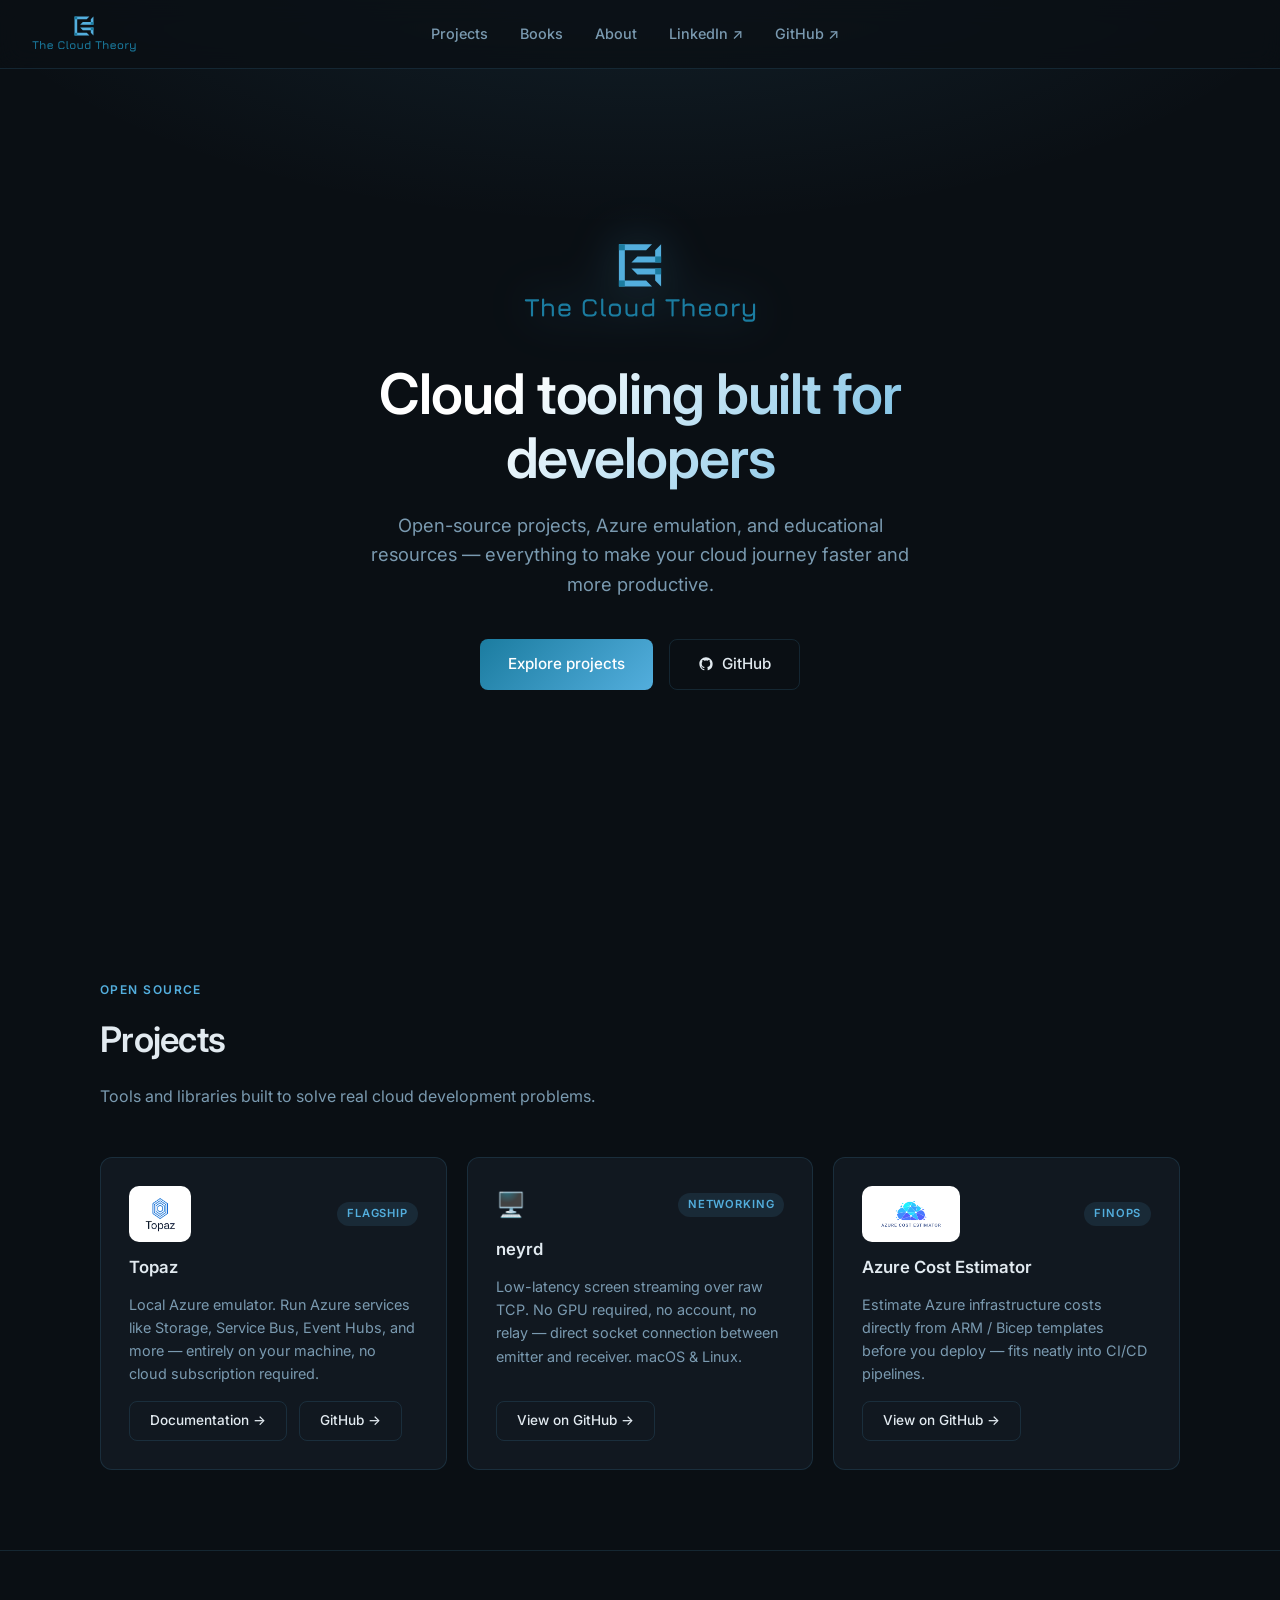
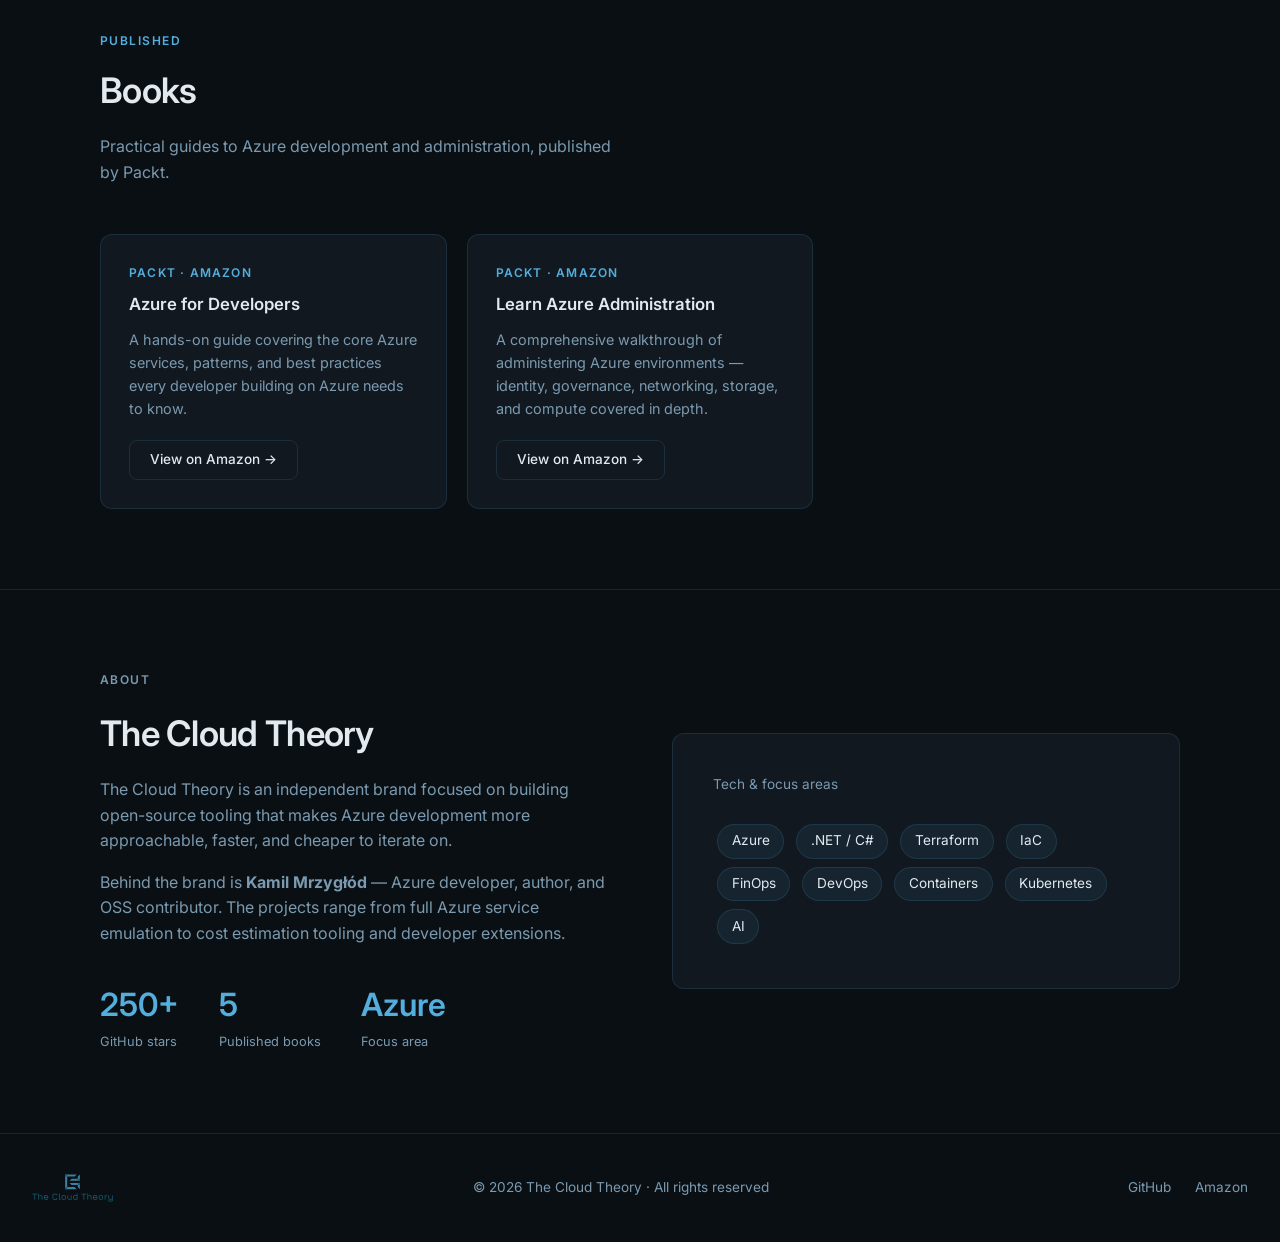
<file: index.html>
<!DOCTYPE html>
<html lang="en">
<head>
  <meta charset="UTF-8" />
  <meta name="viewport" content="width=device-width, initial-scale=1.0" />
  <title>The Cloud Theory</title>
  <meta name="description" content="The Cloud Theory — open-source cloud tooling, Azure emulation, and books by Kamil Mrzygłód." />
  <link rel="preconnect" href="https://fonts.googleapis.com" />
  <link rel="preconnect" href="https://fonts.gstatic.com" crossorigin />
  <link href="https://fonts.googleapis.com/css2?family=Inter:wght@300;400;500;600&display=swap" rel="stylesheet" />
  <style>
    *, *::before, *::after { box-sizing: border-box; margin: 0; padding: 0; }

    :root {
      --blue-dark:  #1B7CA0;
      --blue-light: #53AEDD;
      --bg:         #0a0f14;
      --surface:    #111820;
      --border:     rgba(83, 174, 221, 0.15);
      --text:       #e2eaf0;
      --muted:      #7a9ab0;
      --radius:     12px;
    }

    html { scroll-behavior: smooth; }

    body {
      font-family: 'Inter', system-ui, sans-serif;
      background: var(--bg);
      color: var(--text);
      line-height: 1.6;
    }

    /* ── NAV ── */
    nav {
      position: fixed; top: 0; left: 0; right: 0; z-index: 100;
      display: flex; align-items: center; justify-content: space-between;
      padding: 1rem 2rem;
      background: rgba(10, 15, 20, 0.8);
      backdrop-filter: blur(12px);
      border-bottom: 1px solid var(--border);
    }
    nav img { height: 36px; }
    nav ul { list-style: none; display: flex; gap: 2rem; }
    nav a { color: var(--muted); text-decoration: none; font-size: .9rem; font-weight: 500; transition: color .2s; }
    nav a:hover { color: var(--blue-light); }

    /* ── HERO ── */
    .hero {
      min-height: 100vh;
      display: flex; align-items: center; justify-content: center;
      padding: 6rem 2rem 4rem;
      text-align: center;
      background:
        radial-gradient(ellipse 80% 50% at 50% -10%, rgba(83,174,221,.12) 0%, transparent 70%),
        var(--bg);
    }
    .hero-inner { max-width: 720px; }
    .hero img { height: 80px; margin-bottom: 2rem; filter: drop-shadow(0 0 24px rgba(83,174,221,.4)); }
    .hero h1 {
      font-size: clamp(2.2rem, 5vw, 3.5rem);
      font-weight: 600;
      letter-spacing: -.02em;
      line-height: 1.15;
      margin-bottom: 1.25rem;
      background: linear-gradient(135deg, #fff 30%, var(--blue-light));
      -webkit-background-clip: text; -webkit-text-fill-color: transparent; background-clip: text;
    }
    .hero p { font-size: 1.15rem; color: var(--muted); max-width: 540px; margin: 0 auto 2.5rem; }
    .btn {
      display: inline-flex; align-items: center; gap: .5rem;
      padding: .75rem 1.75rem;
      border-radius: 8px;
      font-size: .95rem; font-weight: 500;
      text-decoration: none;
      transition: all .2s;
    }
    .btn-primary {
      background: linear-gradient(135deg, var(--blue-dark), var(--blue-light));
      color: #fff;
    }
    .btn-primary:hover { opacity: .85; transform: translateY(-1px); }
    .btn-ghost {
      border: 1px solid var(--border);
      color: var(--text);
      background: transparent;
    }
    .btn-ghost:hover { border-color: var(--blue-light); color: var(--blue-light); transform: translateY(-1px); }
    .hero-ctas { display: flex; gap: 1rem; justify-content: center; flex-wrap: wrap; }

    /* ── SECTIONS ── */
    section { padding: 5rem 2rem; }
    .container { max-width: 1080px; margin: 0 auto; }
    .section-label {
      font-size: .75rem; font-weight: 600; letter-spacing: .12em; text-transform: uppercase;
      color: var(--blue-light); margin-bottom: .75rem;
    }
    .section-title {
      font-size: clamp(1.6rem, 3vw, 2.2rem); font-weight: 600;
      letter-spacing: -.02em; margin-bottom: 1rem;
    }
    .section-sub { color: var(--muted); max-width: 520px; margin-bottom: 3rem; }

    /* ── PROJECTS GRID ── */
    .projects-grid {
      display: grid;
      grid-template-columns: repeat(auto-fill, minmax(300px, 1fr));
      gap: 1.25rem;
    }
    .card {
      background: var(--surface);
      border: 1px solid var(--border);
      border-radius: var(--radius);
      padding: 1.75rem;
      text-decoration: none;
      color: inherit;
      transition: border-color .2s, transform .2s, box-shadow .2s;
      display: flex; flex-direction: column; gap: .75rem;
    }
    .card:hover {
      border-color: var(--blue-light);
      transform: translateY(-3px);
      box-shadow: 0 8px 32px rgba(83,174,221,.1);
    }
    .card-header { display: flex; align-items: center; justify-content: space-between; }
    .card-icon { font-size: 1.5rem; }
    .card-logo {
      height: 56px; width: auto;
      background: #fff;
      border-radius: 10px;
      padding: 6px 10px;
      object-fit: contain;
    }
    .card-badge {
      font-size: .7rem; font-weight: 600; letter-spacing: .08em; text-transform: uppercase;
      padding: .2rem .6rem; border-radius: 999px;
      background: rgba(83,174,221,.12); color: var(--blue-light);
    }
    .card h3 { font-size: 1.05rem; font-weight: 600; }
    .card p { font-size: .9rem; color: var(--muted); flex: 1; }
    .card-link { font-size: .85rem; color: var(--blue-light); font-weight: 500; }
    .card .btn-ghost { align-self: flex-start; padding: .5rem 1.25rem; font-size: .85rem; margin-top: .25rem; }

    /* ── BOOKS ── */
    .books-grid {
      display: grid;
      grid-template-columns: repeat(auto-fill, minmax(280px, 1fr));
      gap: 1.25rem;
    }
    .book-card {
      background: var(--surface);
      border: 1px solid var(--border);
      border-radius: var(--radius);
      padding: 1.75rem;
      text-decoration: none;
      color: inherit;
      transition: border-color .2s, transform .2s, box-shadow .2s;
      display: flex; flex-direction: column; gap: .75rem;
    }
    .book-card:hover {
      border-color: var(--blue-light);
      transform: translateY(-3px);
      box-shadow: 0 8px 32px rgba(83,174,221,.1);
    }
    .book-publisher {
      font-size: .75rem; font-weight: 600; letter-spacing: .1em; text-transform: uppercase;
      color: var(--blue-light);
    }
    .book-card h3 { font-size: 1.05rem; font-weight: 600; line-height: 1.3; }
    .book-card p { font-size: .9rem; color: var(--muted); flex: 1; }
    .book-card .btn-ghost { margin-top: .5rem; align-self: flex-start; padding: .5rem 1.25rem; font-size: .85rem; }

    /* ── ABOUT ── */
    .about-grid {
      display: grid; grid-template-columns: 1fr 1fr; gap: 4rem; align-items: center;
    }
    @media (max-width: 640px) { .about-grid { grid-template-columns: 1fr; gap: 2rem; } }
    .about-text p { color: var(--muted); margin-bottom: 1rem; }
    .stats { display: flex; gap: 2.5rem; margin-top: 2rem; flex-wrap: wrap; }
    .stat-value { font-size: 2rem; font-weight: 600; color: var(--blue-light); }
    .stat-label { font-size: .8rem; color: var(--muted); margin-top: .15rem; }
    .about-visual {
      background: var(--surface);
      border: 1px solid var(--border);
      border-radius: var(--radius);
      padding: 2.5rem;
      display: flex; flex-direction: column; gap: 1rem;
    }
    .tech-tag {
      display: inline-flex; align-items: center; gap: .4rem;
      background: rgba(83,174,221,.08); border: 1px solid var(--border);
      color: var(--text); font-size: .85rem; padding: .35rem .85rem;
      border-radius: 999px; margin: .25rem;
    }

    /* ── DIVIDER ── */
    .divider { border: none; border-top: 1px solid var(--border); }

    /* ── FOOTER ── */
    footer {
      padding: 2.5rem 2rem;
      border-top: 1px solid var(--border);
      display: flex; align-items: center; justify-content: space-between; flex-wrap: wrap; gap: 1rem;
      color: var(--muted); font-size: .85rem;
    }
    footer a { color: var(--muted); text-decoration: none; transition: color .2s; }
    footer a:hover { color: var(--blue-light); }
    footer img { height: 28px; opacity: .7; }

    @media (max-width: 640px) {
      nav ul { display: none; }
      footer { justify-content: center; text-align: center; }
    }
  </style>
</head>
<body>

  <!-- NAV -->
  <nav>
    <img src="static/tct.svg" alt="The Cloud Theory" />
    <ul>
      <li><a href="#projects">Projects</a></li>
      <li><a href="#books">Books</a></li>
      <li><a href="#about">About</a></li>
      <li><a href="https://www.linkedin.com/in/kamil-mrzyglod" target="_blank" rel="noopener">LinkedIn ↗</a></li>
      <li><a href="https://github.com/TheCloudTheory" target="_blank" rel="noopener">GitHub ↗</a></li>
    </ul>
    <iframe src="https://github.com/sponsors/TheCloudTheory/button" title="Sponsor TheCloudTheory" height="32" width="114" style="border: 0; border-radius: 6px;"></iframe>
  </nav>

  <!-- HERO -->
  <section class="hero">
    <div class="hero-inner">
      <img src="static/tct.svg" alt="The Cloud Theory logo" />
      <h1>Cloud tooling built for developers</h1>
      <p>Open-source projects, Azure emulation, and educational resources — everything to make your cloud journey faster and more productive.</p>
      <div class="hero-ctas">
        <a href="#projects" class="btn btn-primary">Explore projects</a>
        <a href="https://github.com/TheCloudTheory" target="_blank" rel="noopener" class="btn btn-ghost">
          <svg width="16" height="16" viewBox="0 0 24 24" fill="currentColor"><path d="M12 2C6.477 2 2 6.484 2 12.017c0 4.425 2.865 8.18 6.839 9.504.5.092.682-.217.682-.483 0-.237-.008-.868-.013-1.703-2.782.605-3.369-1.343-3.369-1.343-.454-1.158-1.11-1.466-1.11-1.466-.908-.62.069-.608.069-.608 1.003.07 1.531 1.032 1.531 1.032.892 1.53 2.341 1.088 2.91.832.092-.647.35-1.088.636-1.338-2.22-.253-4.555-1.113-4.555-4.951 0-1.093.39-1.988 1.029-2.688-.103-.253-.446-1.272.098-2.65 0 0 .84-.27 2.75 1.026A9.564 9.564 0 0112 6.844c.85.004 1.705.115 2.504.337 1.909-1.296 2.747-1.027 2.747-1.027.546 1.379.202 2.398.1 2.651.64.7 1.028 1.595 1.028 2.688 0 3.848-2.339 4.695-4.566 4.92.359.31.678.921.678 1.856 0 1.338-.012 2.419-.012 2.747 0 .268.18.58.688.482A10.019 10.019 0 0022 12.017C22 6.484 17.522 2 12 2z"/></svg>
          GitHub
        </a>
      </div>
    </div>
  </section>

  <!-- PROJECTS -->
  <section id="projects">
    <div class="container">
      <p class="section-label">Open Source</p>
      <h2 class="section-title">Projects</h2>
      <p class="section-sub">Tools and libraries built to solve real cloud development problems.</p>

      <div class="projects-grid">

        <div class="card">
          <div class="card-header">
            <img src="static/topaz-logo.png" alt="Topaz" class="card-logo" />
            <span class="card-badge">Flagship</span>
          </div>
          <h3>Topaz</h3>
          <p>Local Azure emulator. Run Azure services like Storage, Service Bus, Event Hubs, and more — entirely on your machine, no cloud subscription required.</p>
          <div style="display:flex;gap:.75rem;flex-wrap:wrap;">
            <a href="https://topaz.thecloudtheory.com/docs/intro/" class="btn btn-ghost">Documentation →</a>
            <a href="https://github.com/TheCloudTheory/Topaz" target="_blank" rel="noopener" class="btn btn-ghost">GitHub →</a>
          </div>
        </div>

        <a class="card" href="https://github.com/TheCloudTheory/neyrd" target="_blank" rel="noopener">
          <div class="card-header">
            <span class="card-icon">🖥️</span>
            <span class="card-badge">Networking</span>
          </div>
          <h3>neyrd</h3>
          <p>Low-latency screen streaming over raw TCP. No GPU required, no account, no relay — direct socket connection between emitter and receiver. macOS &amp; Linux.</p>
          <span class="btn btn-ghost">View on GitHub →</span>
        </a>

        <a class="card" href="https://github.com/TheCloudTheory/arm-estimator" target="_blank" rel="noopener">
          <div class="card-header">
            <img src="static/ace-logo.png" alt="Azure Cost Estimator" class="card-logo" />
            <span class="card-badge">FinOps</span>
          </div>
          <h3>Azure Cost Estimator</h3>
          <p>Estimate Azure infrastructure costs directly from ARM / Bicep templates before you deploy — fits neatly into CI/CD pipelines.</p>
          <span class="btn btn-ghost">View on GitHub →</span>
        </a>

      </div>
    </div>
  </section>

  <hr class="divider" />

  <!-- BOOKS -->
  <section id="books">
    <div class="container">
      <p class="section-label">Published</p>
      <h2 class="section-title">Books</h2>
      <p class="section-sub">Practical guides to Azure development and administration, published by Packt.</p>

      <div class="books-grid">

        <a class="book-card" href="https://www.amazon.com/s?k=Azure+for+Developers+Kamil+Mrzyglod" target="_blank" rel="noopener">
          <span class="book-publisher">Packt · Amazon</span>
          <h3>Azure for Developers</h3>
          <p>A hands-on guide covering the core Azure services, patterns, and best practices every developer building on Azure needs to know.</p>
          <span class="btn btn-ghost">View on Amazon →</span>
        </a>

        <a class="book-card" href="https://www.amazon.com/s?k=Learn+Azure+Administration+Kamil+Mrzyglod" target="_blank" rel="noopener">
          <span class="book-publisher">Packt · Amazon</span>
          <h3>Learn Azure Administration</h3>
          <p>A comprehensive walkthrough of administering Azure environments — identity, governance, networking, storage, and compute covered in depth.</p>
          <span class="btn btn-ghost">View on Amazon →</span>
        </a>

      </div>
    </div>
  </section>

  <hr class="divider" />

  <!-- ABOUT -->
  <section id="about">
    <div class="container">
      <div class="about-grid">
        <div class="about-text">
          <p class="section-label">About</p>
          <h2 class="section-title">The Cloud Theory</h2>
          <p>The Cloud Theory is an independent brand focused on building open-source tooling that makes Azure development more approachable, faster, and cheaper to iterate on.</p>
          <p>Behind the brand is <strong>Kamil Mrzygłód</strong> — Azure developer, author, and OSS contributor. The projects range from full Azure service emulation to cost estimation tooling and developer extensions.</p>
          <div class="stats">
            <div>
              <div class="stat-value">250+</div>
              <div class="stat-label">GitHub stars</div>
            </div>
            <div>
              <div class="stat-value">5</div>
              <div class="stat-label">Published books</div>
            </div>
            <div>
              <div class="stat-value">Azure</div>
              <div class="stat-label">Focus area</div>
            </div>
          </div>
        </div>
        <div class="about-visual">
          <p style="font-size:.85rem;color:var(--muted);margin-bottom:.5rem;">Tech &amp; focus areas</p>
          <div>
            <span class="tech-tag">Azure</span>
            <span class="tech-tag">.NET / C#</span>
            <span class="tech-tag">Terraform</span>
            <span class="tech-tag">IaC</span>
            <span class="tech-tag">FinOps</span>
            <span class="tech-tag">DevOps</span>
            <span class="tech-tag">Containers</span>
            <span class="tech-tag">Kubernetes</span>
            <span class="tech-tag">AI</span>
          </div>
        </div>
      </div>
    </div>
  </section>

  <!-- FOOTER -->
  <footer>
    <img src="static/tct.svg" alt="The Cloud Theory" />
    <span>© 2026 The Cloud Theory · All rights reserved</span>
    <div style="display:flex;gap:1.5rem;">
      <a href="https://github.com/TheCloudTheory" target="_blank" rel="noopener">GitHub</a>
      <a href="https://www.amazon.com/s?k=Kamil+Mrzyglod" target="_blank" rel="noopener">Amazon</a>
    </div>
  </footer>

</body>
</html>
</file>
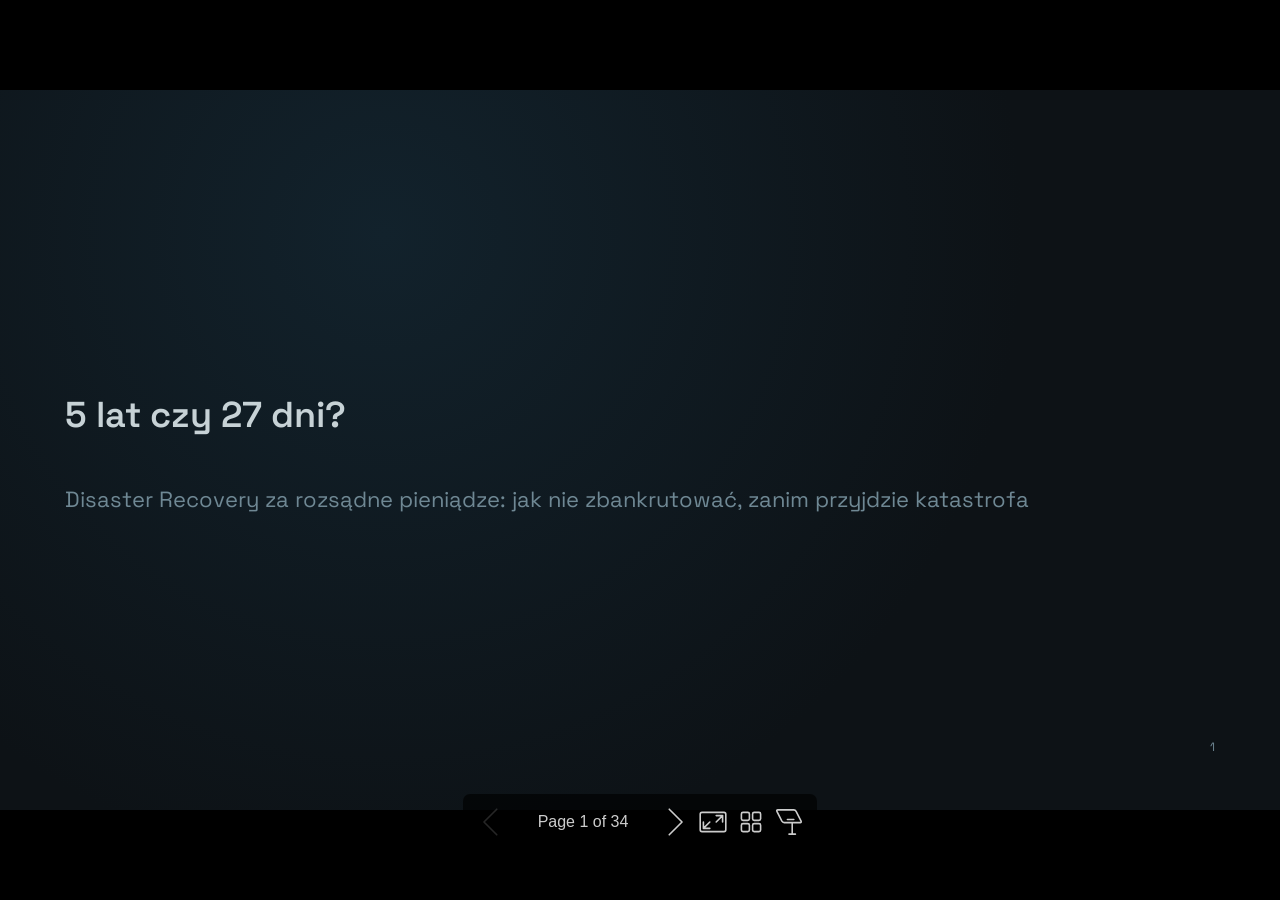
<file: presentations/maugp-202609/slides.html>
<!DOCTYPE html><html lang="C"><head><title>5 lat czy 27 dni?</title><meta property="og:title" content="5 lat czy 27 dni?"><meta charset="UTF-8"><meta name="viewport" content="width=device-width,height=device-height,initial-scale=1.0"><meta name="apple-mobile-web-app-capable" content="yes"><meta http-equiv="X-UA-Compatible" content="ie=edge"><meta property="og:type" content="website"><meta name="twitter:card" content="summary"><style>@media screen{body[data-bespoke-view=""] .bespoke-marp-parent>.bespoke-marp-osc>button,body[data-bespoke-view=next] .bespoke-marp-parent>.bespoke-marp-osc>button,body[data-bespoke-view=overview] button.bespoke-marp-overview-close,body[data-bespoke-view=presenter] .bespoke-marp-presenter-container .bespoke-marp-presenter-info-container .bespoke-marp-presenter-info-page-area .bespoke-marp-presenter-info-page,body[data-bespoke-view=presenter] .bespoke-marp-presenter-container .bespoke-marp-presenter-info-container button,body[data-bespoke-view=presenter] .bespoke-marp-presenter-container .bespoke-marp-presenter-note-container button{appearance:none;background-color:initial;border:0;color:inherit;cursor:pointer;font-size:inherit;opacity:.8;outline:none;padding:0;transition:opacity .2s linear;-webkit-tap-highlight-color:transparent}body[data-bespoke-view=""] .bespoke-marp-parent>.bespoke-marp-osc>button:disabled,body[data-bespoke-view=next] .bespoke-marp-parent>.bespoke-marp-osc>button:disabled,body[data-bespoke-view=overview] button.bespoke-marp-overview-close:disabled,body[data-bespoke-view=presenter] .bespoke-marp-presenter-container .bespoke-marp-presenter-info-container .bespoke-marp-presenter-info-page-area .bespoke-marp-presenter-info-page:disabled,body[data-bespoke-view=presenter] .bespoke-marp-presenter-container .bespoke-marp-presenter-info-container button:disabled,body[data-bespoke-view=presenter] .bespoke-marp-presenter-container .bespoke-marp-presenter-note-container button:disabled{cursor:not-allowed;opacity:.15!important}body[data-bespoke-view=""] .bespoke-marp-parent>.bespoke-marp-osc>button:hover,body[data-bespoke-view=next] .bespoke-marp-parent>.bespoke-marp-osc>button:hover,body[data-bespoke-view=overview] button.bespoke-marp-overview-close:hover,body[data-bespoke-view=presenter] .bespoke-marp-presenter-container .bespoke-marp-presenter-info-container .bespoke-marp-presenter-info-page-area .bespoke-marp-presenter-info-page:hover,body[data-bespoke-view=presenter] .bespoke-marp-presenter-container .bespoke-marp-presenter-info-container button:hover,body[data-bespoke-view=presenter] .bespoke-marp-presenter-container .bespoke-marp-presenter-note-container button:hover{opacity:1}body[data-bespoke-view=""] .bespoke-marp-parent>.bespoke-marp-osc>button:hover:active,body[data-bespoke-view=next] .bespoke-marp-parent>.bespoke-marp-osc>button:hover:active,body[data-bespoke-view=overview] button.bespoke-marp-overview-close:hover:active,body[data-bespoke-view=presenter] .bespoke-marp-presenter-container .bespoke-marp-presenter-info-container .bespoke-marp-presenter-info-page-area .bespoke-marp-presenter-info-page:hover:active,body[data-bespoke-view=presenter] .bespoke-marp-presenter-container .bespoke-marp-presenter-info-container button:hover:active,body[data-bespoke-view=presenter] .bespoke-marp-presenter-container .bespoke-marp-presenter-note-container button:hover:active{opacity:.6}body[data-bespoke-view=""] .bespoke-marp-parent>.bespoke-marp-osc>button:hover:not(:disabled),body[data-bespoke-view=next] .bespoke-marp-parent>.bespoke-marp-osc>button:hover:not(:disabled),body[data-bespoke-view=overview] button.bespoke-marp-overview-close:hover:not(:disabled),body[data-bespoke-view=presenter] .bespoke-marp-presenter-container .bespoke-marp-presenter-info-container .bespoke-marp-presenter-info-page-area .bespoke-marp-presenter-info-page:hover:not(:disabled),body[data-bespoke-view=presenter] .bespoke-marp-presenter-container .bespoke-marp-presenter-info-container button:hover:not(:disabled),body[data-bespoke-view=presenter] .bespoke-marp-presenter-container .bespoke-marp-presenter-note-container button:hover:not(:disabled){transition:none}body[data-bespoke-view=""] .bespoke-marp-parent>.bespoke-marp-osc>button[data-bespoke-marp-osc=prev],body[data-bespoke-view=next] .bespoke-marp-parent>.bespoke-marp-osc>button[data-bespoke-marp-osc=prev],body[data-bespoke-view=presenter] .bespoke-marp-presenter-container .bespoke-marp-presenter-info-container button.bespoke-marp-presenter-info-page-prev{background:#0000 url("[data-uri]") no-repeat 50%;background-size:contain;overflow:hidden;text-indent:100%;white-space:nowrap}body[data-bespoke-view=""] .bespoke-marp-parent>.bespoke-marp-osc>button[data-bespoke-marp-osc=next],body[data-bespoke-view=next] .bespoke-marp-parent>.bespoke-marp-osc>button[data-bespoke-marp-osc=next],body[data-bespoke-view=presenter] .bespoke-marp-presenter-container .bespoke-marp-presenter-info-container button.bespoke-marp-presenter-info-page-next{background:#0000 url("[data-uri]") no-repeat 50%;background-size:contain;overflow:hidden;text-indent:100%;white-space:nowrap}body[data-bespoke-view=""] .bespoke-marp-parent>.bespoke-marp-osc>button[data-bespoke-marp-osc=fullscreen],body[data-bespoke-view=next] .bespoke-marp-parent>.bespoke-marp-osc>button[data-bespoke-marp-osc=fullscreen]{background:#0000 url("[data-uri]") no-repeat 50%;background-size:contain;overflow:hidden;text-indent:100%;white-space:nowrap}body[data-bespoke-view=""] .bespoke-marp-parent>.bespoke-marp-osc>button.exit[data-bespoke-marp-osc=fullscreen],body[data-bespoke-view=next] .bespoke-marp-parent>.bespoke-marp-osc>button.exit[data-bespoke-marp-osc=fullscreen]{background-image:url("[data-uri]")}body[data-bespoke-view=""] .bespoke-marp-parent>.bespoke-marp-osc>button[data-bespoke-marp-osc=presenter],body[data-bespoke-view=next] .bespoke-marp-parent>.bespoke-marp-osc>button[data-bespoke-marp-osc=presenter]{background:#0000 url("[data-uri]") no-repeat 50%;background-size:contain;overflow:hidden;text-indent:100%;white-space:nowrap}body[data-bespoke-view=overview] button.bespoke-marp-overview-close,body[data-bespoke-view=presenter] .bespoke-marp-presenter-container .bespoke-marp-presenter-note-container button.bespoke-marp-presenter-note-bigger{background:#0000 url("[data-uri]") no-repeat 50%;background-size:contain;overflow:hidden;text-indent:100%;white-space:nowrap}body[data-bespoke-view=presenter] .bespoke-marp-presenter-container .bespoke-marp-presenter-note-container button.bespoke-marp-presenter-note-smaller{background:#0000 url("[data-uri]") no-repeat 50%;background-size:contain;overflow:hidden;text-indent:100%;white-space:nowrap}body[data-bespoke-view=""] .bespoke-marp-parent>.bespoke-marp-osc>button[data-bespoke-marp-osc=overview],body[data-bespoke-view=next] .bespoke-marp-parent>.bespoke-marp-osc>button[data-bespoke-marp-osc=overview]{background:#0000 url("[data-uri]") no-repeat 50%;background-size:contain;overflow:hidden;text-indent:100%;white-space:nowrap}}@keyframes __bespoke_marp_transition_reduced_outgoing__{0%{opacity:1}to{opacity:0}}@keyframes __bespoke_marp_transition_reduced_incoming__{0%{mix-blend-mode:plus-lighter;opacity:0}to{mix-blend-mode:plus-lighter;opacity:1}}.bespoke-marp-note,.bespoke-marp-osc,.bespoke-progress-parent{display:none;transition:none}@media screen{::view-transition-group(*){animation-duration:var(--marp-bespoke-transition-animation-duration,.5s);animation-timing-function:ease}::view-transition-new(*),::view-transition-old(*){animation-delay:0s;animation-direction:var(--marp-bespoke-transition-animation-direction,normal);animation-duration:var(--marp-bespoke-transition-animation-duration,.5s);animation-fill-mode:both;animation-name:var(--marp-bespoke-transition-animation-name,var(--marp-bespoke-transition-animation-name-fallback,__bespoke_marp_transition_no_animation__));mix-blend-mode:normal}::view-transition-old(*){--marp-bespoke-transition-animation-name-fallback:__bespoke_marp_transition_reduced_outgoing__;animation-timing-function:ease}::view-transition-new(*){--marp-bespoke-transition-animation-name-fallback:__bespoke_marp_transition_reduced_incoming__;animation-timing-function:ease}::view-transition-new(root),::view-transition-old(root){animation-timing-function:linear}::view-transition-new(__bespoke_marp_transition_osc__),::view-transition-old(__bespoke_marp_transition_osc__){animation-duration:0s!important;animation-name:__bespoke_marp_transition_osc__!important}::view-transition-new(__bespoke_marp_transition_osc__){opacity:0!important}.bespoke-marp-transition-warming-up::view-transition-group(*),.bespoke-marp-transition-warming-up::view-transition-new(*),.bespoke-marp-transition-warming-up::view-transition-old(*){animation-play-state:paused!important}body,html{height:100%;margin:0}body{background:#000;overflow:hidden}svg.bespoke-marp-slide{content-visibility:hidden;interactivity:inert;opacity:0;pointer-events:none;z-index:-1}svg.bespoke-marp-slide:not(.bespoke-marp-active) *{view-transition-name:none!important}svg.bespoke-marp-slide.bespoke-marp-active{content-visibility:visible;interactivity:auto;opacity:1;pointer-events:auto;z-index:0}svg.bespoke-marp-slide.bespoke-marp-active.bespoke-marp-active-ready *{animation-name:__bespoke_marp__!important}@supports not (content-visibility:hidden){svg.bespoke-marp-slide[data-bespoke-marp-load=hideable]{display:none}svg.bespoke-marp-slide[data-bespoke-marp-load=hideable].bespoke-marp-active{display:block}}}@media screen and (prefers-reduced-motion:reduce){svg.bespoke-marp-slide *{view-transition-name:none!important}}@media screen{[data-bespoke-marp-fragment=inactive]{visibility:hidden}body[data-bespoke-view=""] .bespoke-marp-parent,body[data-bespoke-view=next] .bespoke-marp-parent{inset:0;position:absolute}body[data-bespoke-view=""] .bespoke-marp-parent>.bespoke-marp-osc,body[data-bespoke-view=next] .bespoke-marp-parent>.bespoke-marp-osc{background:#000000a6;border-radius:7px;bottom:50px;color:#fff;contain:paint;display:block;font-family:Helvetica,Arial,sans-serif;font-size:16px;left:50%;line-height:0;opacity:1;padding:12px;position:absolute;touch-action:manipulation;transform:translateX(-50%);transition:opacity .2s linear;-webkit-user-select:none;user-select:none;view-transition-name:__bespoke_marp_transition_osc__;white-space:nowrap;will-change:transform;z-index:1}body[data-bespoke-view=""] .bespoke-marp-parent>.bespoke-marp-osc>:where(*),body[data-bespoke-view=next] .bespoke-marp-parent>.bespoke-marp-osc>:where(*){margin-left:6px}body[data-bespoke-view=""] .bespoke-marp-parent>.bespoke-marp-osc>:where(*):where(:first-child),body[data-bespoke-view=next] .bespoke-marp-parent>.bespoke-marp-osc>:where(*):where(:first-child){margin-left:0}body[data-bespoke-view=""] .bespoke-marp-parent>.bespoke-marp-osc>span,body[data-bespoke-view=next] .bespoke-marp-parent>.bespoke-marp-osc>span{opacity:.8}body[data-bespoke-view=""] .bespoke-marp-parent>.bespoke-marp-osc>span[data-bespoke-marp-osc=page],body[data-bespoke-view=next] .bespoke-marp-parent>.bespoke-marp-osc>span[data-bespoke-marp-osc=page]{display:inline-block;min-width:140px;text-align:center}body[data-bespoke-view=""] .bespoke-marp-parent>.bespoke-marp-osc>button[data-bespoke-marp-osc=fullscreen],body[data-bespoke-view=""] .bespoke-marp-parent>.bespoke-marp-osc>button[data-bespoke-marp-osc=next],body[data-bespoke-view=""] .bespoke-marp-parent>.bespoke-marp-osc>button[data-bespoke-marp-osc=overview],body[data-bespoke-view=""] .bespoke-marp-parent>.bespoke-marp-osc>button[data-bespoke-marp-osc=presenter],body[data-bespoke-view=""] .bespoke-marp-parent>.bespoke-marp-osc>button[data-bespoke-marp-osc=prev],body[data-bespoke-view=next] .bespoke-marp-parent>.bespoke-marp-osc>button[data-bespoke-marp-osc=fullscreen],body[data-bespoke-view=next] .bespoke-marp-parent>.bespoke-marp-osc>button[data-bespoke-marp-osc=next],body[data-bespoke-view=next] .bespoke-marp-parent>.bespoke-marp-osc>button[data-bespoke-marp-osc=overview],body[data-bespoke-view=next] .bespoke-marp-parent>.bespoke-marp-osc>button[data-bespoke-marp-osc=presenter],body[data-bespoke-view=next] .bespoke-marp-parent>.bespoke-marp-osc>button[data-bespoke-marp-osc=prev]{height:32px;line-height:32px;width:32px}body[data-bespoke-view=""] .bespoke-marp-parent.bespoke-marp-inactive,body[data-bespoke-view=next] .bespoke-marp-parent.bespoke-marp-inactive{cursor:none}body[data-bespoke-view=""] .bespoke-marp-parent.bespoke-marp-inactive>.bespoke-marp-osc,body[data-bespoke-view=next] .bespoke-marp-parent.bespoke-marp-inactive>.bespoke-marp-osc{opacity:0;pointer-events:none}body[data-bespoke-view=""] svg.bespoke-marp-slide,body[data-bespoke-view=next] svg.bespoke-marp-slide{height:100%;left:0;position:absolute;top:0;width:100%}body[data-bespoke-view=""] .bespoke-progress-parent{background:#222;display:flex;height:5px;width:100%}body[data-bespoke-view=""] .bespoke-progress-parent+:where(.bespoke-marp-parent){top:5px}body[data-bespoke-view=""] .bespoke-progress-parent .bespoke-progress-bar{background:#0288d1;flex:0 0 0;transition:flex-basis .2s cubic-bezier(0,1,1,1)}body[data-bespoke-view=next]{background:#0000}body[data-bespoke-view=presenter]{background:#161616}body[data-bespoke-view=presenter] .bespoke-marp-presenter-container{display:grid;font-family:Helvetica,Arial,sans-serif;grid-template:"current dragbar next" minmax(140px,1fr) "current dragbar note" 2fr "info    dragbar note" 3em;grid-template-columns:minmax(3px,var(--bespoke-marp-presenter-split-ratio,66%)) 0 minmax(3px,1fr);height:100%;left:0;position:absolute;top:0;width:100%}body[data-bespoke-view=presenter] .bespoke-marp-presenter-container :where(.bespoke-marp-parent){grid-area:current;overflow:hidden;position:relative}body[data-bespoke-view=presenter] .bespoke-marp-presenter-container :where(.bespoke-marp-parent) :where(svg.bespoke-marp-slide){height:calc(100% - 40px);left:20px;pointer-events:none;position:absolute;top:20px;-webkit-user-select:none;user-select:none;width:calc(100% - 40px)}body[data-bespoke-view=presenter] .bespoke-marp-presenter-container :where(.bespoke-marp-parent) :where(svg.bespoke-marp-slide).bespoke-marp-active{filter:drop-shadow(0 3px 10px rgba(0,0,0,.5))}body[data-bespoke-view=presenter] .bespoke-marp-presenter-container .bespoke-marp-presenter-dragbar-container{background:#0288d1;cursor:col-resize;grid-area:dragbar;margin-left:-3px;opacity:0;position:relative;transition:opacity .4s linear .1s;width:6px;z-index:10}body[data-bespoke-view=presenter] .bespoke-marp-presenter-container .bespoke-marp-presenter-dragbar-container:hover{opacity:1}body[data-bespoke-view=presenter] .bespoke-marp-presenter-container .bespoke-marp-presenter-dragbar-container.active{opacity:1;transition-delay:0s}body[data-bespoke-view=presenter] .bespoke-marp-presenter-container .bespoke-marp-presenter-next-container{background:#222;cursor:pointer;display:none;grid-area:next;overflow:hidden;position:relative}body[data-bespoke-view=presenter] .bespoke-marp-presenter-container .bespoke-marp-presenter-next-container.active{display:block}body[data-bespoke-view=presenter] .bespoke-marp-presenter-container .bespoke-marp-presenter-next-container iframe.bespoke-marp-presenter-next{background:#0000;border:0;display:block;filter:drop-shadow(0 3px 10px rgba(0,0,0,.5));height:calc(100% - 40px);left:20px;pointer-events:none;position:absolute;interactivity:inert;top:20px;-webkit-user-select:none;user-select:none;width:calc(100% - 40px)}body[data-bespoke-view=presenter] .bespoke-marp-presenter-container .bespoke-marp-presenter-note-container{background:#222;color:#eee;grid-area:note;position:relative;z-index:1}body[data-bespoke-view=presenter] .bespoke-marp-presenter-container .bespoke-marp-presenter-note-container button{height:1.5em;line-height:1.5em;width:1.5em}body[data-bespoke-view=presenter] .bespoke-marp-presenter-container .bespoke-marp-presenter-note-container .bespoke-marp-presenter-note-wrapper{display:block;inset:0;position:absolute}body[data-bespoke-view=presenter] .bespoke-marp-presenter-container .bespoke-marp-presenter-note-container .bespoke-marp-presenter-note-buttons{background:#000000a6;border-radius:4px;bottom:0;display:flex;gap:4px;margin:12px;opacity:0;padding:6px;pointer-events:none;position:absolute;right:0;transition:opacity .2s linear}body[data-bespoke-view=presenter] .bespoke-marp-presenter-container .bespoke-marp-presenter-note-container .bespoke-marp-presenter-note-buttons:focus-within,body[data-bespoke-view=presenter] .bespoke-marp-presenter-container .bespoke-marp-presenter-note-container .bespoke-marp-presenter-note-wrapper:focus-within+.bespoke-marp-presenter-note-buttons,body[data-bespoke-view=presenter] .bespoke-marp-presenter-container .bespoke-marp-presenter-note-container:hover .bespoke-marp-presenter-note-buttons{opacity:1;pointer-events:auto}body[data-bespoke-view=presenter] .bespoke-marp-presenter-container .bespoke-marp-presenter-note-container .bespoke-marp-note{box-sizing:border-box;font-size:calc(1.1em*var(--bespoke-marp-note-font-scale, 1));height:calc(100% - 40px);margin:20px;overflow:auto;padding-right:3px;white-space:pre-wrap;width:calc(100% - 40px);word-wrap:break-word;scrollbar-color:#eeeeee80 #0000;scrollbar-width:thin}body[data-bespoke-view=presenter] .bespoke-marp-presenter-container .bespoke-marp-presenter-note-container .bespoke-marp-note::-webkit-scrollbar{width:6px}body[data-bespoke-view=presenter] .bespoke-marp-presenter-container .bespoke-marp-presenter-note-container .bespoke-marp-note::-webkit-scrollbar-track{background:#0000}body[data-bespoke-view=presenter] .bespoke-marp-presenter-container .bespoke-marp-presenter-note-container .bespoke-marp-note::-webkit-scrollbar-thumb{background:#eeeeee80;border-radius:6px}body[data-bespoke-view=presenter] .bespoke-marp-presenter-container .bespoke-marp-presenter-note-container .bespoke-marp-note:empty{pointer-events:none}body[data-bespoke-view=presenter] .bespoke-marp-presenter-container .bespoke-marp-presenter-note-container .bespoke-marp-note.active{display:block}body[data-bespoke-view=presenter] .bespoke-marp-presenter-container .bespoke-marp-presenter-note-container .bespoke-marp-note p:first-child{margin-top:0}body[data-bespoke-view=presenter] .bespoke-marp-presenter-container .bespoke-marp-presenter-note-container .bespoke-marp-note p:last-child{margin-bottom:0}body[data-bespoke-view=presenter] .bespoke-marp-presenter-container .bespoke-marp-presenter-info-container{align-items:center;box-sizing:border-box;color:#eee;display:flex;flex-wrap:nowrap;grid-area:info;justify-content:center;overflow:hidden;padding:0 10px}body[data-bespoke-view=presenter] .bespoke-marp-presenter-container .bespoke-marp-presenter-info-container .bespoke-marp-presenter-info-page-area,body[data-bespoke-view=presenter] .bespoke-marp-presenter-container .bespoke-marp-presenter-info-container .bespoke-marp-presenter-info-time,body[data-bespoke-view=presenter] .bespoke-marp-presenter-container .bespoke-marp-presenter-info-container .bespoke-marp-presenter-info-timer{box-sizing:border-box;display:block;padding:0 10px;white-space:nowrap;width:100%}body[data-bespoke-view=presenter] .bespoke-marp-presenter-container .bespoke-marp-presenter-info-container button{height:1.5em;line-height:1.5em;width:1.5em}body[data-bespoke-view=presenter] .bespoke-marp-presenter-container .bespoke-marp-presenter-info-container .bespoke-marp-presenter-info-page-area{order:2;text-align:center}body[data-bespoke-view=presenter] .bespoke-marp-presenter-container .bespoke-marp-presenter-info-container .bespoke-marp-presenter-info-page-area .bespoke-marp-presenter-info-page{display:inline-block;min-width:120px;text-align:center}body[data-bespoke-view=presenter] .bespoke-marp-presenter-container .bespoke-marp-presenter-info-container .bespoke-marp-presenter-info-time{color:#999;order:1;text-align:left}body[data-bespoke-view=presenter] .bespoke-marp-presenter-container .bespoke-marp-presenter-info-container .bespoke-marp-presenter-info-timer{color:#999;order:3;text-align:right}body[data-bespoke-view=presenter] .bespoke-marp-presenter-container .bespoke-marp-presenter-info-container .bespoke-marp-presenter-info-timer:hover{cursor:pointer}body[data-bespoke-view=overview]{background:#161616;overflow:auto}body[data-bespoke-view=overview] [data-bespoke-marp-fragment=inactive]{visibility:visible}body[data-bespoke-view=overview] .bespoke-marp-overview-header{backdrop-filter:blur(4px);background:#222222d9;box-shadow:0 3px 10px #00000080;box-sizing:border-box;display:flex;height:48px;inset:0 0 auto;justify-content:flex-end;padding:10px;position:fixed;z-index:1}body[data-bespoke-view=overview] button.bespoke-marp-overview-close{height:28px;line-height:28px;transform:rotate(45deg);width:28px}body[data-bespoke-view=overview] .bespoke-marp-parent{display:grid;gap:40px;grid-template-columns:repeat(auto-fit,minmax(0,240px));justify-content:space-around;padding:30px}body[data-bespoke-view=overview] .bespoke-marp-parent svg.bespoke-marp-slide{--bov-selected:#0000;--bov-focus:#161616;--bov-focus-outline:#0000;background-image:conic-gradient(#161616 0 0),conic-gradient(var(--bov-focus) 0 0),conic-gradient(var(--bov-focus-outline) 0 0),conic-gradient(var(--bov-selected) 0 0);background-position:5px 5px,3px 3px,2px 2px,0 0;background-repeat:no-repeat;background-size:calc(100% - 10px) calc(100% - 10px),calc(100% - 6px) calc(100% - 6px),calc(100% - 4px) calc(100% - 4px),100% 100%;content-visibility:visible;cursor:pointer;filter:drop-shadow(0 3px 10px rgba(0,0,0,.5));margin:-6px;padding:6px;interactivity:auto;opacity:1;outline:0;pointer-events:auto;scroll-margin-block:30px;width:100%;z-index:0}body[data-bespoke-view=overview] .bespoke-marp-parent svg.bespoke-marp-slide *,body[data-bespoke-view=overview] .bespoke-marp-parent svg.bespoke-marp-slide.bespoke-marp-active *{pointer-events:none;interactivity:inert}body[data-bespoke-view=overview] .bespoke-marp-parent svg.bespoke-marp-slide:active,body[data-bespoke-view=overview] .bespoke-marp-parent svg.bespoke-marp-slide:focus-visible,body[data-bespoke-view=overview] .bespoke-marp-parent svg.bespoke-marp-slide:hover{--bov-focus-outline:#161616}body[data-bespoke-view=overview] .bespoke-marp-parent svg.bespoke-marp-slide:focus-visible,body[data-bespoke-view=overview] .bespoke-marp-parent svg.bespoke-marp-slide:hover{--bov-focus:#999}body[data-bespoke-view=overview] .bespoke-marp-parent svg.bespoke-marp-slide:active{--bov-focus:#eee}body[data-bespoke-view=overview] .bespoke-marp-parent svg.bespoke-marp-slide.bespoke-marp-active{--bov-selected:#0288d1}body[data-bespoke-view=overview]:has(.bespoke-marp-overview-header) .bespoke-marp-parent{padding-top:78px}body[data-bespoke-view=overview]:has(.bespoke-marp-overview-header) .bespoke-marp-parent svg.bespoke-marp-slide{scroll-margin-top:78px}.bespoke-marp-overview{background:#000000a6;inset:0;opacity:0;pointer-events:none;position:fixed;transition:opacity .1s ease;z-index:10}.bespoke-marp-overview iframe{background:#222;border:0;display:block;height:100%;left:0;position:absolute;top:0;width:100%}.bespoke-marp-overview[data-open="1"]{opacity:1;pointer-events:auto}}@media print{.bespoke-marp-overview,.bespoke-marp-presenter-info-container,.bespoke-marp-presenter-next-container,.bespoke-marp-presenter-note-container{display:none}}</style><style>@import url('https://fonts.googleapis.com/css2?family=Space+Grotesk:wght@300;400;500;600;700&display=swap');div#\:\$p > svg > foreignObject > section{width:1280px;height:720px;box-sizing:border-box;overflow:hidden;position:relative;scroll-snap-align:center center;-webkit-text-size-adjust:100%;text-size-adjust:100%}div#\:\$p > svg > foreignObject > section::after{bottom:0;content:attr(data-marpit-pagination);padding:inherit;pointer-events:none;position:absolute;right:0}div#\:\$p > svg > foreignObject > section:not([data-marpit-pagination])::after{display:none}div#\:\$p > svg > foreignObject > section :is(h1, marp-h1){font-size:2em;margin-block:0.67em}div#\:\$p > svg > foreignObject > section video::-webkit-media-controls{will-change:transform}@page {size:1280px 720px;margin:0}@media print{html, body{background-color:#fff;margin:0;page-break-inside:avoid;break-inside:avoid-page}div#\:\$p > svg > foreignObject > section{page-break-before:always;break-before:page}div#\:\$p > svg > foreignObject > section, div#\:\$p > svg > foreignObject > section *{-webkit-print-color-adjust:exact!important;animation-delay:0s!important;animation-duration:0s!important;color-adjust:exact!important;print-color-adjust:exact!important;transition:none!important}div#\:\$p > svg[data-marpit-svg]{display:block;height:100vh;width:100vw}}div#\:\$p > svg > foreignObject > :where(section){container-type:size}div#\:\$p > svg > foreignObject > section mjx-container[jax="SVG"]{direction:ltr}div#\:\$p > svg > foreignObject > section mjx-container[jax="SVG"] > svg{overflow:visible;min-height:1px;min-width:1px}div#\:\$p > svg > foreignObject > section mjx-container[jax="SVG"] > svg a{fill:blue;stroke:blue}div#\:\$p > svg > foreignObject > section mjx-container[jax="SVG"][display="true"]{display:block;text-align:center;margin:1em 0}div#\:\$p > svg > foreignObject > section mjx-container[jax="SVG"][display="true"][width="full"]{display:flex}div#\:\$p > svg > foreignObject > section mjx-container[jax="SVG"][justify="left"]{text-align:left}div#\:\$p > svg > foreignObject > section mjx-container[jax="SVG"][justify="right"]{text-align:right}div#\:\$p > svg > foreignObject > section g[data-mml-node="merror"] > g{fill:red;stroke:red}div#\:\$p > svg > foreignObject > section g[data-mml-node="merror"] > rect[data-background]{fill:yellow;stroke:none}div#\:\$p > svg > foreignObject > section g[data-mml-node="mtable"] > line[data-line], div#\:\$p > svg > foreignObject > section svg[data-table] > g > line[data-line]{stroke-width:70px;fill:none}div#\:\$p > svg > foreignObject > section g[data-mml-node="mtable"] > rect[data-frame], div#\:\$p > svg > foreignObject > section svg[data-table] > g > rect[data-frame]{stroke-width:70px;fill:none}div#\:\$p > svg > foreignObject > section g[data-mml-node="mtable"] > .mjx-dashed, div#\:\$p > svg > foreignObject > section svg[data-table] > g > .mjx-dashed{stroke-dasharray:140}div#\:\$p > svg > foreignObject > section g[data-mml-node="mtable"] > .mjx-dotted, div#\:\$p > svg > foreignObject > section svg[data-table] > g > .mjx-dotted{stroke-linecap:round;stroke-dasharray:0,140}div#\:\$p > svg > foreignObject > section g[data-mml-node="mtable"] > g > svg{overflow:visible}div#\:\$p > svg > foreignObject > section [jax="SVG"] mjx-tool{display:inline-block;position:relative;width:0;height:0}div#\:\$p > svg > foreignObject > section [jax="SVG"] mjx-tool > mjx-tip{position:absolute;top:0;left:0}div#\:\$p > svg > foreignObject > section mjx-tool > mjx-tip{display:inline-block;padding:.2em;border:1px solid #888;font-size:70%;background-color:#F8F8F8;color:black;box-shadow:2px 2px 5px #AAAAAA}div#\:\$p > svg > foreignObject > section g[data-mml-node="maction"][data-toggle]{cursor:pointer}div#\:\$p > svg > foreignObject > section mjx-status{display:block;position:fixed;left:1em;bottom:1em;min-width:25%;padding:.2em .4em;border:1px solid #888;font-size:90%;background-color:#F8F8F8;color:black}div#\:\$p > svg > foreignObject > section foreignObject[data-mjx-xml]{font-family:initial;line-height:normal;overflow:visible}div#\:\$p > svg > foreignObject > section mjx-container[jax="SVG"] path[data-c], div#\:\$p > svg > foreignObject > section mjx-container[jax="SVG"] use[data-c]{stroke-width:3}@media print{div#\:\$p > svg > foreignObject > section mjx-container[jax=SVG] path[data-c],div#\:\$p > svg > foreignObject > section mjx-container[jax=SVG] use[data-c]{stroke-width:0}}div#\:\$p > svg > foreignObject > section img[data-marp-twemoji]{background:transparent;height:1em;margin:0 .05em 0 .1em;vertical-align:-.1em;width:1em}div#\:\$p > svg > foreignObject > :where(section):not([\20 root]){--bg: #0d1216;--card: #161d22;--accent: #3E7A8E;--accent-light: #7CB3C4;--muted: #6f8894;--text: #c7d2d6;}div#\:\$p > svg > foreignObject > section{background:var(--bg);color:var(--text);font-family:'Space Grotesk', system-ui, sans-serif;font-weight:400;padding:55px 65px;font-size:20px}div#\:\$p > svg > foreignObject > section{--marpit-root-font-size: 20px}div#\:\$p > svg > foreignObject > section :is(h1, marp-h1), div#\:\$p > svg > foreignObject > section :is(h2, marp-h2), div#\:\$p > svg > foreignObject > section :is(h3, marp-h3){font-weight:600;color:var(--text)}div#\:\$p > svg > foreignObject > section :is(h1, marp-h1){font-size:1.5em;border-bottom:2px solid var(--accent);padding-bottom:0.2em;margin-bottom:0.6em}div#\:\$p > svg > foreignObject > section :is(h2, marp-h2){font-size:1.1em;color:var(--accent-light);font-weight:500}div#\:\$p > svg > foreignObject > section strong{color:var(--accent-light);font-weight:600}div#\:\$p > svg > foreignObject > section a{color:var(--accent-light)}div#\:\$p > svg > foreignObject > section blockquote{border-left:4px solid var(--accent);background:var(--card);margin:0.6em 0;padding:0.5em 1em;color:var(--muted);font-style:normal}div#\:\$p > svg > foreignObject > section table{border-collapse:collapse;font-size:0.8em;width:100%}div#\:\$p > svg > foreignObject > section th{background:var(--accent);color:var(--text);font-weight:600;padding:0.4em 0.7em;text-align:left}div#\:\$p > svg > foreignObject > section td{padding:0.4em 0.7em;border-bottom:1px solid #1e2a34}div#\:\$p > svg > foreignObject > section tr:nth-child(even) td{background:var(--card)}div#\:\$p > svg > foreignObject > section::after{color:var(--muted);font-size:0.6em}div#\:\$p > svg > foreignObject > section::after{--marpit-root-font-size: 0.6em}div#\:\$p > svg > foreignObject > section.title{display:flex;flex-direction:column;justify-content:center;align-items:flex-start;background:radial-gradient(circle at 30% 20%, #12222c 0%, var(--bg) 60%)}div#\:\$p > svg > foreignObject > section.title :is(h1, marp-h1){font-size:1.8em;border-bottom:none;color:var(--text)}div#\:\$p > svg > foreignObject > section.title :is(h2, marp-h2){font-size:1.1em;color:var(--muted);font-weight:400}div#\:\$p > svg > foreignObject > section.closing{display:flex;flex-direction:row;justify-content:center;align-items:center;gap:2em;background:radial-gradient(circle at 30% 20%, #12222c 0%, var(--bg) 60%)}div#\:\$p > svg > foreignObject > section.closing :is(h1, marp-h1){font-size:1.8em;border-bottom:none;color:var(--text)}div#\:\$p > svg > foreignObject > section.closing img{max-width:220px;height:auto}div#\:\$p > svg > foreignObject > section.section{display:flex;justify-content:center;align-items:center;background:linear-gradient(135deg, #0a0f14 0%, #0d1620 100%)}div#\:\$p > svg > foreignObject > section.section :is(h1, marp-h1){font-size:1.6em;border-bottom:none;color:var(--accent-light);text-align:center}div#\:\$p > svg > foreignObject > section code{background:var(--card);color:var(--accent-light);border-radius:3px;padding:0.1em 0.3em}div#\:\$p > svg > foreignObject > section.meme{display:flex;flex-direction:column;justify-content:center;align-items:center;text-align:center;background:var(--bg)}div#\:\$p > svg > foreignObject > section.meme :is(h1, marp-h1){font-size:1.3em;border-bottom:none;color:var(--text);margin-bottom:0.2em}div#\:\$p > svg > foreignObject > section.meme :is(h2, marp-h2){font-size:1.1em;color:var(--accent-light);font-style:italic}div#\:\$p > svg > foreignObject > section.meme .meme-face{font-size:5em;margin:0.2em 0;line-height:1}div#\:\$p > svg > foreignObject > section.meme div#\:\$p > svg > foreignObject > section section.meme-face{--marpit-root-font-size: 5em}div#\:\$p > svg > foreignObject > section.meme em{color:var(--muted);font-size:0.8em}div#\:\$p > svg > foreignObject > section[data-marpit-advanced-background="background"]{columns:initial!important;display:block!important;padding:0!important}div#\:\$p > svg > foreignObject > section[data-marpit-advanced-background="background"]::before, div#\:\$p > svg > foreignObject > section[data-marpit-advanced-background="background"]::after, div#\:\$p > svg > foreignObject > section[data-marpit-advanced-background="content"]::before, div#\:\$p > svg > foreignObject > section[data-marpit-advanced-background="content"]::after{display:none!important}div#\:\$p > svg > foreignObject > section[data-marpit-advanced-background="background"] > div[data-marpit-advanced-background-container]{all:initial;display:flex;flex-direction:row;height:100%;overflow:hidden;width:100%}div#\:\$p > svg > foreignObject > section[data-marpit-advanced-background="background"] > div[data-marpit-advanced-background-container][data-marpit-advanced-background-direction="vertical"]{flex-direction:column}div#\:\$p > svg > foreignObject > section[data-marpit-advanced-background="background"][data-marpit-advanced-background-split] > div[data-marpit-advanced-background-container]{width:var(--marpit-advanced-background-split, 50%)}div#\:\$p > svg > foreignObject > section[data-marpit-advanced-background="background"][data-marpit-advanced-background-split="right"] > div[data-marpit-advanced-background-container]{margin-left:calc(100% - var(--marpit-advanced-background-split, 50%))}div#\:\$p > svg > foreignObject > section[data-marpit-advanced-background="background"] > div[data-marpit-advanced-background-container] > figure{all:initial;background-position:center;background-repeat:no-repeat;background-size:cover;flex:auto;margin:0}div#\:\$p > svg > foreignObject > section[data-marpit-advanced-background="background"] > div[data-marpit-advanced-background-container] > figure > figcaption{position:absolute;border:0;clip:rect(0, 0, 0, 0);height:1px;margin:-1px;overflow:hidden;padding:0;white-space:nowrap;width:1px}div#\:\$p > svg > foreignObject > section[data-marpit-advanced-background="content"], div#\:\$p > svg > foreignObject > section[data-marpit-advanced-background="pseudo"]{background:transparent!important}div#\:\$p > svg > foreignObject > section[data-marpit-advanced-background="pseudo"], div#\:\$p > svg[data-marpit-svg] > foreignObject[data-marpit-advanced-background="pseudo"]{pointer-events:none!important}div#\:\$p > svg > foreignObject > section[data-marpit-advanced-background-split]{width:100%;height:100%}
</style></head><body><div class="bespoke-marp-osc"><button data-bespoke-marp-osc="prev" tabindex="-1" title="Previous slide">Previous slide</button><span data-bespoke-marp-osc="page"></span><button data-bespoke-marp-osc="next" tabindex="-1" title="Next slide">Next slide</button><button data-bespoke-marp-osc="fullscreen" tabindex="-1" title="Toggle fullscreen (f)">Toggle fullscreen</button><button data-bespoke-marp-osc="overview" tabindex="-1" title="Toggle overview view (o)">Toggle overview view</button><button data-bespoke-marp-osc="presenter" tabindex="-1" title="Open presenter view (p)">Open presenter view</button></div><div id=":$p"><svg data-marpit-svg="" viewBox="0 0 1280 720"><foreignObject width="1280" height="720"><section id="1" data-paginate="true" data-class="title" data-theme="00j5ublrqdbelvegp8a5g6b9gykww4px2scm80pdcw42q" lang="C" class="title" data-marpit-pagination="1" style="--paginate:true;--class:title;--theme:00j5ublrqdbelvegp8a5g6b9gykww4px2scm80pdcw42q;" data-marpit-pagination-total="34">
<h1 id="5-lat-czy-27-dni">5 lat czy 27 dni?</h1>
<h2 id="disaster-recovery-za-rozs%C4%85dne-pieni%C4%85dze-jak-nie-zbankrutowa%C4%87-zanim-przyjdzie-katastrofa">Disaster Recovery za rozsądne pieniądze: jak nie zbankrutować, zanim przyjdzie katastrofa</h2>
</section>
</foreignObject></svg><svg data-marpit-svg="" viewBox="0 0 1280 720"><foreignObject width="1280" height="720"><section id="2" data-paginate="true" data-theme="00j5ublrqdbelvegp8a5g6b9gykww4px2scm80pdcw42q" lang="C" data-marpit-pagination="2" style="--paginate:true;--theme:00j5ublrqdbelvegp8a5g6b9gykww4px2scm80pdcw42q;" data-marpit-pagination-total="34">
<h1 id="o-mnie">O mnie</h1>
<ul>
<li>Technology Advisor @ Protopia</li>
<li>Microsoft Azure MVP</li>
<li>Autor książek</li>
</ul>
</section>
</foreignObject></svg><svg data-marpit-svg="" viewBox="0 0 1280 720"><foreignObject width="1280" height="720"><section id="3" data-paginate="true" data-theme="00j5ublrqdbelvegp8a5g6b9gykww4px2scm80pdcw42q" lang="C" data-marpit-pagination="3" style="--paginate:true;--theme:00j5ublrqdbelvegp8a5g6b9gykww4px2scm80pdcw42q;" data-marpit-pagination-total="34">
<h1 id="punkt-wyj%C5%9Bcia">Punkt wyjścia</h1>
<ul>
<li>Platforma używana wewnątrz dużej firmy, używana przez setki wewnętrznych klientów</li>
<li><strong>Dziś: brak planu DR, brak polityki DR</strong></li>
<li>Wcześniejsza próba zaplanowania DR - utknęła przy oszacowanych kosztach</li>
<li>Postanowiłem policzyć wszystko od nowa, z realnych danych, zero zgadywania</li>
</ul>
<blockquote>
<p>Zasada, którą trzymałem się przez cały projekt: <strong>measure, don't assume</strong></p>
</blockquote>
</section>
</foreignObject></svg><svg data-marpit-svg="" viewBox="0 0 1280 720"><foreignObject width="1280" height="720"><section id="4" data-paginate="true" data-theme="00j5ublrqdbelvegp8a5g6b9gykww4px2scm80pdcw42q" lang="C" data-marpit-pagination="4" style="--paginate:true;--theme:00j5ublrqdbelvegp8a5g6b9gykww4px2scm80pdcw42q;" data-marpit-pagination-total="34">
<h1 id="skala-z-jak%C4%85-mam-do-czynienia">Skala, z jaką mam do czynienia</h1>
<table>
<thead>
<tr>
<th>Warstwa</th>
<th>Ilość</th>
</tr>
</thead>
<tbody>
<tr>
<td>Instancje zbierające metryki</td>
<td>600+ instancji</td>
</tr>
<tr>
<td>Aplikacje korzystające z platformy</td>
<td>260+</td>
</tr>
<tr>
<td>Repozytoria w magazynie logów</td>
<td>160+</td>
</tr>
<tr>
<td>Dashboardy wizualizujące dane</td>
<td>2000+</td>
</tr>
</tbody>
</table>
</section>
</foreignObject></svg><svg data-marpit-svg="" viewBox="0 0 1280 720"><foreignObject width="1280" height="720"><section id="5" data-paginate="true" data-theme="00j5ublrqdbelvegp8a5g6b9gykww4px2scm80pdcw42q" lang="C" data-marpit-pagination="5" style="--paginate:true;--theme:00j5ublrqdbelvegp8a5g6b9gykww4px2scm80pdcw42q;" data-marpit-pagination-total="34">
<h1 id="dane">Dane</h1>
<p>Point-in-time snapshot:</p>
<table>
<thead>
<tr>
<th>Magazyn</th>
<th>Rozmiar</th>
<th>Przyrost</th>
</tr>
</thead>
<tbody>
<tr>
<td>Long-term storage (metryki)</td>
<td>~69,7 TiB</td>
<td>~9,6 TiB/mies.</td>
</tr>
<tr>
<td>Logi (skompresowane)</td>
<td>~713 TiB</td>
<td>~53 TiB/mies.</td>
</tr>
<tr>
<td>Trace'y</td>
<td>~25,7 GiB</td>
<td>pomijalne</td>
</tr>
</tbody>
</table>
</section>
</foreignObject></svg><svg data-marpit-svg="" viewBox="0 0 1280 720"><foreignObject width="1280" height="720"><section id="6" data-paginate="true" data-theme="00j5ublrqdbelvegp8a5g6b9gykww4px2scm80pdcw42q" lang="C" data-marpit-pagination="6" style="--paginate:true;--theme:00j5ublrqdbelvegp8a5g6b9gykww4px2scm80pdcw42q;" data-marpit-pagination-total="34">
<h1 id="gdzie-faktycznie-jest-luka">Gdzie faktycznie jest luka</h1>
<p>Wszystkie magazyny: <strong>ZRS, jeden region</strong></p>
<ul>
<li>Awaria strefy dostępności (AZ) — <strong>już obsłużona</strong> (ZRS + klaster rozłożony na 3 strefy)</li>
<li>Awaria całego regionu — <strong>nic dziś tego nie przetrwa</strong></li>
</ul>
<p>Co konkretnie znaczy &quot;brak DR&quot;: nie brak jakiejkolwiek odporności, tylko brak <strong>odporności na outage całego regionu</strong>.</p>
<p>Cel: <strong>RTO 8h, RPO 4h</strong> (wszystkie dane jednolicie)</p>
</section>
</foreignObject></svg><svg data-marpit-svg="" viewBox="0 0 1280 720"><foreignObject width="1280" height="720"><section id="7" data-paginate="true" data-class="meme" data-theme="00j5ublrqdbelvegp8a5g6b9gykww4px2scm80pdcw42q" lang="C" class="meme" data-marpit-pagination="7" style="--paginate:true;--class:meme;--theme:00j5ublrqdbelvegp8a5g6b9gykww4px2scm80pdcw42q;" data-marpit-pagination-total="34"><img src="meme-1.jpeg" />
</section>
</foreignObject></svg><svg data-marpit-svg="" viewBox="0 0 1280 720"><foreignObject width="1280" height="720"><section id="8" data-paginate="true" data-class="section" data-theme="00j5ublrqdbelvegp8a5g6b9gykww4px2scm80pdcw42q" lang="C" class="section" data-marpit-pagination="8" style="--paginate:true;--class:section;--theme:00j5ublrqdbelvegp8a5g6b9gykww4px2scm80pdcw42q;" data-marpit-pagination-total="34">
<h1 id="krok-1-najprostsza-odpowied%C5%BA-na-papierze">Krok 1: najprostsza odpowiedź na papierze</h1>
</section>
</foreignObject></svg><svg data-marpit-svg="" viewBox="0 0 1280 720"><foreignObject width="1280" height="720"><section id="9" data-paginate="true" data-theme="00j5ublrqdbelvegp8a5g6b9gykww4px2scm80pdcw42q" lang="C" data-marpit-pagination="9" style="--paginate:true;--theme:00j5ublrqdbelvegp8a5g6b9gykww4px2scm80pdcw42q;" data-marpit-pagination-total="34">
<h1 id="w%C5%82%C4%85czam-gzrs-wsz%C4%99dzie">Włączam GZRS wszędzie</h1>
<p>Najprostsze rozwiązanie: zamienić ZRS na GZRS (Azure sam replikuje dane do drugiego regionu).</p>
<table>
<thead>
<tr>
<th></th>
<th>ZRS (dziś)</th>
<th>GZRS</th>
<th>Różnica</th>
</tr>
</thead>
<tbody>
<tr>
<td>Logi (Storage A)</td>
<td>9 939,83 $</td>
<td>~17 830,33 $</td>
<td>+7 890,50 $</td>
</tr>
<tr>
<td>Logi (Storage B)</td>
<td>1 548,95 $</td>
<td>~2 779,28 $</td>
<td>+1 230,33 $</td>
</tr>
<tr>
<td>Metryki (Storage C)</td>
<td>2 219,76 $</td>
<td>~3 024,98 $</td>
<td>+805,23 $</td>
</tr>
<tr>
<td><strong>Razem</strong></td>
<td><strong>13 708,54 $</strong></td>
<td><strong>~23 634,59 $</strong></td>
<td><strong>+9 926,06 $/mies.</strong></td>
</tr>
</tbody>
</table>
<p>W relacji do całego budżetu infrastruktury, koszt storage <strong>to tylko ~10%.</strong></p>
</section>
</foreignObject></svg><svg data-marpit-svg="" viewBox="0 0 1280 720"><foreignObject width="1280" height="720"><section id="10" data-paginate="true" data-class="section" data-theme="00j5ublrqdbelvegp8a5g6b9gykww4px2scm80pdcw42q" lang="C" class="section" data-marpit-pagination="10" style="--paginate:true;--class:section;--theme:00j5ublrqdbelvegp8a5g6b9gykww4px2scm80pdcw42q;" data-marpit-pagination-total="34">
<h1 id="krok-2-prawdziwe-pytanie--jak-wgra%C4%87-dane-kt%C3%B3re-ju%C5%BC-tam-le%C5%BC%C4%85">Krok 2: prawdziwe pytanie — jak wgrać dane, które już tam leżą?</h1>
</section>
</foreignObject></svg><svg data-marpit-svg="" viewBox="0 0 1280 720"><foreignObject width="1280" height="720"><section id="11" data-paginate="true" data-theme="00j5ublrqdbelvegp8a5g6b9gykww4px2scm80pdcw42q" lang="C" data-marpit-pagination="11" style="--paginate:true;--theme:00j5ublrqdbelvegp8a5g6b9gykww4px2scm80pdcw42q;" data-marpit-pagination-total="34">
<h1 id="punkt-startowy-150-mln-obiekt%C3%B3w-700-tb">Punkt startowy: ~150 mln obiektów, ~700 TB</h1>
<p>GZRS/replikacja obsługuje <strong>nowe zapisy na bieżąco</strong>. Nie odpowiada na pytanie:</p>
<blockquote>
<p>Jak przenieść dane, które już dziś leżą w Storage Account, zanim replikacja w ogóle zacznie działać?</p>
</blockquote>
<p>Naturalny kandydat: <strong>natywny backfill Azure Object Replication</strong> (&quot;skopiuj istniejące obiekty&quot;).</p>
</section>
</foreignObject></svg><svg data-marpit-svg="" viewBox="0 0 1280 720"><foreignObject width="1280" height="720"><section id="12" data-paginate="true" data-theme="00j5ublrqdbelvegp8a5g6b9gykww4px2scm80pdcw42q" lang="C" data-marpit-pagination="12" style="--paginate:true;--theme:00j5ublrqdbelvegp8a5g6b9gykww4px2scm80pdcw42q;" data-marpit-pagination-total="34">
<h1 id="metodologia-liczba-obiekt%C3%B3w-i-rozmiar-obiekt%C3%B3w-testowane-osobno">Metodologia: liczba obiektów i rozmiar obiektów testowane osobno</h1>
<p>Dla backfillu ~150 mln obiektów wąskim gardłem może być albo koszt pojedynczego wywołania API (dużo małych obiektów), albo surowa przepustowość sieci (duże obiekty):</p>
<ul>
<li><strong>Seria liczby obiektów</strong> (&quot;count&quot;): małe, płaskie obiekty 20KB, w zakresie liczności 172 → 1 720 → 17 204 (skala 100x) — sprawdza, czy przepustowość trzyma się przy większej skali.</li>
<li><strong>Jednorazowy test realistycznego rozmiaru</strong> (&quot;realistic&quot;): stała, umiarkowana liczba (500) obiektów o rozmiarach jak prawdziwe segmenty w platformie (86% ~2MB, 14% ~72MB, średnia ~11,7MB).</li>
</ul>
</section>
</foreignObject></svg><svg data-marpit-svg="" viewBox="0 0 1280 720"><foreignObject width="1280" height="720"><section id="13" data-paginate="true" data-theme="00j5ublrqdbelvegp8a5g6b9gykww4px2scm80pdcw42q" lang="C" data-marpit-pagination="13" style="--paginate:true;--theme:00j5ublrqdbelvegp8a5g6b9gykww4px2scm80pdcw42q;" data-marpit-pagination-total="34">
<h1 id="pomiar-1-natywny-backfill-object-replication">Pomiar 1: natywny backfill Object Replication</h1>
<table>
<thead>
<tr>
<th>Test</th>
<th>Obiekty</th>
<th>Przepustowość</th>
</tr>
</thead>
<tbody>
<tr>
<td>Seria liczby obiektów</td>
<td>172 → 17 204</td>
<td>0,49 → 56,59 obj/s</td>
</tr>
<tr>
<td>Realistyczny rozmiar (500 obiektów, ~11,7MB śr.)</td>
<td>500</td>
<td>10,59 MB/s</td>
</tr>
</tbody>
</table>
</section>
</foreignObject></svg><svg data-marpit-svg="" viewBox="0 0 1280 720"><foreignObject width="1280" height="720"><section id="14" data-paginate="true" data-theme="00j5ublrqdbelvegp8a5g6b9gykww4px2scm80pdcw42q" lang="C" data-marpit-pagination="14" style="--paginate:true;--theme:00j5ublrqdbelvegp8a5g6b9gykww4px2scm80pdcw42q;" data-marpit-pagination-total="34">
<h1 id="pomiar-1-pe%C5%82na-skala">Pomiar 1: pełna skala</h1>
<p>Ekstrapolując do pełnej skali (~150M obiektów, ~1 755 TB):</p>
<ul>
<li>Ograniczenie liczbą obiektów: <strong>~31 dni</strong></li>
<li>Ograniczenie przepustowością (bajty): <strong>~46 019 h ≈ 5,25 roku</strong></li>
</ul>
<p><strong>Wiążące ograniczenie to zawsze większa z tych dwóch liczb: 5,25 roku.</strong></p>
<p>Natywny backfill - nie przejdzie.</p>
</section>
</foreignObject></svg><svg data-marpit-svg="" viewBox="0 0 1280 720"><foreignObject width="1280" height="720"><section id="15" data-paginate="true" data-class="meme" data-theme="00j5ublrqdbelvegp8a5g6b9gykww4px2scm80pdcw42q" lang="C" class="meme" data-marpit-pagination="15" style="--paginate:true;--class:meme;--theme:00j5ublrqdbelvegp8a5g6b9gykww4px2scm80pdcw42q;" data-marpit-pagination-total="34"><img src="meme-2.jpeg" />
</section>
</foreignObject></svg><svg data-marpit-svg="" viewBox="0 0 1280 720"><foreignObject width="1280" height="720"><section id="16" data-paginate="true" data-theme="00j5ublrqdbelvegp8a5g6b9gykww4px2scm80pdcw42q" lang="C" data-marpit-pagination="16" style="--paginate:true;--theme:00j5ublrqdbelvegp8a5g6b9gykww4px2scm80pdcw42q;" data-marpit-pagination-total="34">
<h1 id="pomiar-2-azcopy-zamiast-natywnego-backfillu">Pomiar 2: azcopy zamiast natywnego backfillu</h1>
<p>Ten sam test, narzędziem <code>azcopy</code> (masowe kopiowanie równoległe):</p>
<table>
<thead>
<tr>
<th>Test</th>
<th>Obiekty</th>
<th>Przepustowość</th>
</tr>
</thead>
<tbody>
<tr>
<td>Seria liczby obiektów</td>
<td>172 → 17 204</td>
<td>10,12 → 144,57 obj/s</td>
</tr>
<tr>
<td>Realistyczny rozmiar</td>
<td>500</td>
<td>213,33 MB/s</td>
</tr>
</tbody>
</table>
<p>Ekstrapolując dalej:</p>
<ul>
<li>Ograniczenie liczbą obiektów: <strong>~12 dni</strong></li>
<li>Ograniczenie przepustowością: <strong>~95 dni</strong></li>
</ul>
<p>Realna poprawa (2,6×–20,1× względem Object Replication), ale wciąż <strong>tygodnie, nie godziny</strong>.</p>
</section>
</foreignObject></svg><svg data-marpit-svg="" viewBox="0 0 1280 720"><foreignObject width="1280" height="720"><section id="17" data-paginate="true" data-theme="00j5ublrqdbelvegp8a5g6b9gykww4px2scm80pdcw42q" lang="C" data-marpit-pagination="17" style="--paginate:true;--theme:00j5ublrqdbelvegp8a5g6b9gykww4px2scm80pdcw42q;" data-marpit-pagination-total="34">
<h1 id="pomiar-3-dostosowanie-wsp%C3%B3%C5%82bie%C5%BCno%C5%9Bci">Pomiar 3: dostosowanie współbieżności</h1>
<p>Zmieniłem jedno ustawienie: <code>AZCOPY_CONCURRENCY_VALUE</code></p>
<table>
<thead>
<tr>
<th>Współbieżność</th>
<th>obj/s</th>
<th>MB/s</th>
</tr>
</thead>
<tbody>
<tr>
<td>AUTO</td>
<td>144,57</td>
<td>2,96</td>
</tr>
<tr>
<td>32</td>
<td>52,13</td>
<td>1,07</td>
</tr>
<tr>
<td><strong>128</strong></td>
<td><strong>204,81</strong></td>
<td><strong>4,19</strong></td>
</tr>
<tr>
<td>512</td>
<td>200,05</td>
<td>4,10</td>
</tr>
<tr>
<td>2048</td>
<td>204,81</td>
<td>4,19</td>
</tr>
</tbody>
</table>
<p><strong>Wynik: powyżej 128 nic więcej nie zyskuję</strong> — limit leży gdzie indziej (najpewniej po stronie konta/sieci, nie klienta).</p>
</section>
</foreignObject></svg><svg data-marpit-svg="" viewBox="0 0 1280 720"><foreignObject width="1280" height="720"><section id="18" data-paginate="true" data-theme="00j5ublrqdbelvegp8a5g6b9gykww4px2scm80pdcw42q" lang="C" data-marpit-pagination="18" style="--paginate:true;--theme:00j5ublrqdbelvegp8a5g6b9gykww4px2scm80pdcw42q;" data-marpit-pagination-total="34">
<h1 id="pomiar-3-azcopy-po-dostrojeniu">Pomiar 3: <code>azcopy</code> po &quot;dostrojeniu&quot;</h1>
<p>Efekt: ~203h (~8,5 dnia) zamiast 288h — jedna linijka konfiguracji.</p>
<p>To poprawa dla limitu liczbą obiektów. Realistyczne dane (większe obiekty) mają inne ograniczenie — przepustowość, nie liczbę operacji.</p>
</section>
</foreignObject></svg><svg data-marpit-svg="" viewBox="0 0 1280 720"><foreignObject width="1280" height="720"><section id="19" data-paginate="true" data-theme="00j5ublrqdbelvegp8a5g6b9gykww4px2scm80pdcw42q" lang="C" data-marpit-pagination="19" style="--paginate:true;--theme:00j5ublrqdbelvegp8a5g6b9gykww4px2scm80pdcw42q;" data-marpit-pagination-total="34">
<h1 id="pomiar-4-r%C3%B3wnoleg%C5%82e-azcopy-realistyczny-rozmiar-obiekt%C3%B3w">Pomiar 4: równoległe azcopy (realistyczny rozmiar obiektów)</h1>
<p>Zamiast więcej wątków w jednym zadaniu — kilka niezależnych zadań <code>azcopy</code> naraz, każde na osobnym kontenerze.</p>
<table>
<thead>
<tr>
<th>Zadania</th>
<th>MB/s</th>
</tr>
</thead>
<tbody>
<tr>
<td>1</td>
<td>475,89</td>
</tr>
<tr>
<td>2</td>
<td>618,66</td>
</tr>
<tr>
<td><strong>4</strong></td>
<td><strong>754,97</strong></td>
</tr>
<tr>
<td>6</td>
<td>575,38</td>
</tr>
<tr>
<td>8</td>
<td>287,50</td>
</tr>
</tbody>
</table>
</section>
</foreignObject></svg><svg data-marpit-svg="" viewBox="0 0 1280 720"><foreignObject width="1280" height="720"><section id="20" data-paginate="true" data-theme="00j5ublrqdbelvegp8a5g6b9gykww4px2scm80pdcw42q" lang="C" data-marpit-pagination="20" style="--paginate:true;--theme:00j5ublrqdbelvegp8a5g6b9gykww4px2scm80pdcw42q;" data-marpit-pagination-total="34">
<h1 id="pomiar-4-r%C3%B3wnoleg%C5%82e-azcopy">Pomiar 4: równoległe <code>azcopy</code></h1>
<p><strong>4 równoległe procesy to najlepszy zmierzony punkt.</strong> dla 8 procesów — to potwierdzony (dwukrotnie) spadek wydajności: wspólne ograniczenie sieci/konta zaczyna dominować.</p>
</section>
</foreignObject></svg><svg data-marpit-svg="" viewBox="0 0 1280 720"><foreignObject width="1280" height="720"><section id="21" data-paginate="true" data-theme="00j5ublrqdbelvegp8a5g6b9gykww4px2scm80pdcw42q" lang="C" data-marpit-pagination="21" style="--paginate:true;--theme:00j5ublrqdbelvegp8a5g6b9gykww4px2scm80pdcw42q;" data-marpit-pagination-total="34">
<h1 id="wynik-ko%C5%84cowy-od-525-roku-do-27-dni">Wynik końcowy: od 5,25 roku do 27 dni</h1>
<table>
<thead>
<tr>
<th>Etap</th>
<th>Ograniczenie (bajty)</th>
</tr>
</thead>
<tbody>
<tr>
<td>Object Replication, natywny backfill</td>
<td>~5,25 roku</td>
</tr>
<tr>
<td>azcopy, ustawienia domyślne</td>
<td>~95 dni</td>
</tr>
<tr>
<td>azcopy, dostosowanie współbieżności</td>
<td>(dotyczy liczby obiektów)</td>
</tr>
<tr>
<td>azcopy, 4 procesy równolegle, realistyczne dane</td>
<td><strong>~27 dni</strong></td>
</tr>
</tbody>
</table>
<p><strong>Poprawa 71×</strong> — z pomiarów, nie z założeń.</p>
<p>To wciąż nie jest operacja &quot;jednego dnia&quot; - ale to jednorazowy koszt uruchomienia DR, nie koszt każdego failoveru.</p>
<p>Koszt samych testów w Azure, jaki zapłaciłem za cały cykl pomiarowy: <strong>5,89 $</strong>.</p>
</section>
</foreignObject></svg><svg data-marpit-svg="" viewBox="0 0 1280 720"><foreignObject width="1280" height="720"><section id="22" data-paginate="true" data-class="section" data-theme="00j5ublrqdbelvegp8a5g6b9gykww4px2scm80pdcw42q" lang="C" class="section" data-marpit-pagination="22" style="--paginate:true;--class:section;--theme:00j5ublrqdbelvegp8a5g6b9gykww4px2scm80pdcw42q;" data-marpit-pagination-total="34">
<h1 id="krok-3-jak-zaprojektowa%C4%87-replikacj%C4%99-%C5%BCeby-by%C5%82a-tania-na-co-dzie%C5%84">Krok 3: jak zaprojektować replikację, żeby była tania na co dzień</h1>
</section>
</foreignObject></svg><svg data-marpit-svg="" viewBox="0 0 1280 720"><foreignObject width="1280" height="720"><section id="23" data-paginate="true" data-theme="00j5ublrqdbelvegp8a5g6b9gykww4px2scm80pdcw42q" lang="C" data-marpit-pagination="23" style="--paginate:true;--theme:00j5ublrqdbelvegp8a5g6b9gykww4px2scm80pdcw42q;" data-marpit-pagination-total="34">
<h1 id="aktywny-pasywny-model-z-warstwowaniem">Aktywny-pasywny model z warstwowaniem</h1>
<p><strong>Aktywny-pasywny</strong> wygrywa z aktywnym-aktywnym: region podstawowy zostaje w warstwie <strong>Hot</strong> (bez wpływu na wydajność zapytań), region zapasowy w warstwie <strong>Cool/Cold</strong> — &quot;podgrzewam&quot; do Hot dopiero przy realnym failowerze.</p>
<p>To wymaga <strong>Azure Object Replication</strong> (nie natywnego GZRS): GZRS replikuje blob wraz z jego warstwą — nie da się mieć &quot;Hot w regionie A, Cold w regionie B&quot; jednym kontem GZRS. Object Replication to dwa osobne konta, każde z własną polityką na tiering obiektów.</p>
<p><strong>Mała uwaga</strong> — backfill Object Replication - dogranie 150M <em>już istniejących</em> obiektów - zbyt wolne. Tutaj Object Replication odpowiada tylko za replikację <em>nowych, bieżących zapisów</em> — małych, ciągłych porcji danych, a nie jednorazowego catch-upu. <code>azcopy</code> robi jednorazową repliację, Object Replication przejmuje utrzymanie od tego momentu.</p>
</section>
</foreignObject></svg><svg data-marpit-svg="" viewBox="0 0 1280 720"><foreignObject width="1280" height="720"><section id="24" data-paginate="true" data-theme="00j5ublrqdbelvegp8a5g6b9gykww4px2scm80pdcw42q" lang="C" data-marpit-pagination="24" style="--paginate:true;--theme:00j5ublrqdbelvegp8a5g6b9gykww4px2scm80pdcw42q;" data-marpit-pagination-total="34">
<h1 id="a-co-z-or-priority-replication">A co z &quot;OR Priority Replication&quot;?</h1>
<p>Nowa opcja: <strong>99,0% obiektów replikowanych w 15 minut</strong>, poparte SLA (dla tego samego kontynentu).</p>
<p><strong>Nie rozwiązuje problemu seedingu</strong> — SLA jawnie wyklucza &quot;Existing blob replication ... following a recent Replication Policy creation or update&quot; — czyli dokładnie nasz jednorazowy catch-up ~150M obiektów. Plan azcopy → OR nie traci na aktualności.</p>
<p><strong>Może mieć znaczenie po zakończeniu seedingu</strong> — SLA 99%/15 min dotyczy replikacji <em>nowych</em> zapisów (RPO, nie RTO).</p>
<p>Źródło: <a href="https://learn.microsoft.com/en-us/azure/storage/blobs/object-replication-priority-replication#sla-eligibility-and-exclusions">Object Replication Priority Replication — SLA eligibility and exclusions</a></p>
</section>
</foreignObject></svg><svg data-marpit-svg="" viewBox="0 0 1280 720"><foreignObject width="1280" height="720"><section id="25" data-paginate="true" data-theme="00j5ublrqdbelvegp8a5g6b9gykww4px2scm80pdcw42q" lang="C" data-marpit-pagination="25" style="--paginate:true;--theme:00j5ublrqdbelvegp8a5g6b9gykww4px2scm80pdcw42q;" data-marpit-pagination-total="34">
<h1 id="or-priority-replication--dwa-zastrze%C5%BCenia">OR Priority Replication — dwa zastrzeżenia</h1>
<p><strong>Koszt</strong>: <strong>0,015 $/GB</strong> od całego nowego ingressu — ponad standardowe koszty transakcji/egress OR. Po wyłączeniu — billing trwa jeszcze 30 dni.</p>
<p>Gdyby liczyć od całego backfillu (przykładowo ~1 755 TB): <strong>1 755 TB × 1 024 GB/TB × 0,015 $/GB ≈ 26 957 $</strong> — jednorazowo, na sam ten metr. W praktyce nieopłacalne.</p>
<p><strong>Ograniczenie</strong>: tylko <strong>jedna</strong> polityka OR per konto źródłowe może mieć włączone Priority Replication (konto może mieć maks. dwie polityki OR w ogóle).</p>
<p>Źródła:<br />
<a href="https://learn.microsoft.com/en-us/azure/storage/blobs/object-replication-priority-replication#feature-pricing">Object Replication Priority Replication — Feature pricing</a><br />
<a href="https://azure.microsoft.com/en-us/pricing/details/storage/blobs/">Azure Blob Storage Pricing — Object Replication Priority Replication Prices</a></p>
</section>
</foreignObject></svg><svg data-marpit-svg="" viewBox="0 0 1280 720"><foreignObject width="1280" height="720"><section id="26" data-paginate="true" data-theme="00j5ublrqdbelvegp8a5g6b9gykww4px2scm80pdcw42q" lang="C" data-marpit-pagination="26" style="--paginate:true;--theme:00j5ublrqdbelvegp8a5g6b9gykww4px2scm80pdcw42q;" data-marpit-pagination-total="34">
<h1 id="por%C3%B3wnanie-koszt%C3%B3w-replikacji-wolumen-magazynu-log%C3%B3w">Porównanie kosztów replikacji (wolumen magazynu logów)</h1>
<table>
<thead>
<tr>
<th>Podejście</th>
<th>Koszt dodatkowy/mies.</th>
</tr>
</thead>
<tbody>
<tr>
<td>Natywny GZRS (Hot w obu regionach)</td>
<td>7 809 $ – 12 473 $</td>
</tr>
<tr>
<td>Object Replication, warstwa Cool</td>
<td>6 501 $ – 9 669 $</td>
</tr>
<tr>
<td><strong>Object Replication, warstwa Cold</strong></td>
<td><strong>2 893 $ – 3 907 $</strong></td>
</tr>
</tbody>
</table>
<p><strong>Cold-tier Object Replication: 63–70% taniej niż natywny GZRS.</strong></p>
<p>Zawiera koszt Cold ZRS po stronie zapasowej plus bieżący egress między regionami (~1 196 $/mies. przy obecnym przyroście danych).</p>
</section>
</foreignObject></svg><svg data-marpit-svg="" viewBox="0 0 1280 720"><foreignObject width="1280" height="720"><section id="27" data-paginate="true" data-theme="00j5ublrqdbelvegp8a5g6b9gykww4px2scm80pdcw42q" lang="C" data-marpit-pagination="27" style="--paginate:true;--theme:00j5ublrqdbelvegp8a5g6b9gykww4px2scm80pdcw42q;" data-marpit-pagination-total="34">
<h1 id="cena-kt%C3%B3rej-nie-wida%C4%87-w-rachunku-miesi%C4%99cznym">Cena, której nie widać w rachunku miesięcznym</h1>
<p>Failover wymaga &quot;podgrzania&quot; danych <strong>Cold → Hot</strong> przed uruchomieniem klastra zapasowego.</p>
<p>Azure liczy to jako <strong>Data Retrieval</strong>: 0,03 $/GB.</p>
<table>
<thead>
<tr>
<th>Szacunek wolumenu</th>
<th>Koszt jednorazowy failoveru</th>
</tr>
</thead>
<tbody>
<tr>
<td>Niski (424 TB)</td>
<td>~14 430 $</td>
</tr>
<tr>
<td>Środkowy (672 TB)</td>
<td>~22 848 $</td>
</tr>
<tr>
<td>Wysoki (802 TB)</td>
<td>~27 251 $</td>
</tr>
</tbody>
</table>
<p><strong>To nie jest koszt miesięczny — to koszt jednego zdarzenia.</strong> Dopóki failovery są rzadkie, oszczędność z warstwy Cold i tak wygrywa.</p>
</section>
</foreignObject></svg><svg data-marpit-svg="" viewBox="0 0 1280 720"><foreignObject width="1280" height="720"><section id="28" data-paginate="true" data-theme="00j5ublrqdbelvegp8a5g6b9gykww4px2scm80pdcw42q" lang="C" data-marpit-pagination="28" style="--paginate:true;--theme:00j5ublrqdbelvegp8a5g6b9gykww4px2scm80pdcw42q;" data-marpit-pagination-total="34">
<h1 id="najwi%C4%99ksze-ryzyko-nie-jest-kosztowe--jest-czasowe">Największe ryzyko nie jest kosztowe — jest czasowe</h1>
<p>Object Replication kopiuje <strong>pliki</strong>. Nie odtwarza samo z siebie operacyjności platformy.</p>
<p>Platforma trzyma globalny katalog (lokalizacje segmentów, offsety, metadane) jako <strong>stan wewnętrzny klastra</strong>, nie jako gotowy indeks. Świeży klaster zapasowy musi ten katalog <strong>odbudować, skanując dane</strong> (&quot;digest&quot;) — czas tej operacji rośnie z liczbą plików segmentów, nie tylko z ich rozmiarem.</p>
<p>Kolejność failoveru: <strong>[Cold→Hot] → [digest]</strong> — sekwencyjnie, nie równolegle.</p>
<p><strong>Czas digestu przy milionach segmentów: nieznany. To większe ryzyko dla 8h RTO niż jakikolwiek koszt w tej prezentacji.</strong></p>
</section>
</foreignObject></svg><svg data-marpit-svg="" viewBox="0 0 1280 720"><foreignObject width="1280" height="720"><section id="29" data-paginate="true" data-class="meme" data-theme="00j5ublrqdbelvegp8a5g6b9gykww4px2scm80pdcw42q" lang="C" class="meme" data-marpit-pagination="29" style="--paginate:true;--class:meme;--theme:00j5ublrqdbelvegp8a5g6b9gykww4px2scm80pdcw42q;" data-marpit-pagination-total="34"><img src="meme-3.jpg" />
</section>
</foreignObject></svg><svg data-marpit-svg="" viewBox="0 0 1280 720"><foreignObject width="1280" height="720"><section id="30" data-paginate="true" data-theme="00j5ublrqdbelvegp8a5g6b9gykww4px2scm80pdcw42q" lang="C" data-marpit-pagination="30" style="--paginate:true;--theme:00j5ublrqdbelvegp8a5g6b9gykww4px2scm80pdcw42q;" data-marpit-pagination-total="34">
<h1 id="inne-ryzyka-kt%C3%B3re-zostawiam-otwarte">Inne ryzyka, które zostawiam otwarte</h1>
<table>
<thead>
<tr>
<th>Ryzyko</th>
<th>Opis</th>
</tr>
</thead>
<tbody>
<tr>
<td>Lokalny bufor (3h) vs. RPO (4h)</td>
<td>Margines tylko 1h na opóźnienie replikacji</td>
</tr>
<tr>
<td>Replikacja danych w kolejkach</td>
<td>Co z danymi których retencja przekracza zadane RTO/RPO?</td>
</tr>
<tr>
<td>Digest danych do platformy</td>
<td>work-in-progress</td>
</tr>
</tbody>
</table>
<p>Wszystkie wymagają zmierzenia przed wdrożeniem produkcyjnym.</p>
</section>
</foreignObject></svg><svg data-marpit-svg="" viewBox="0 0 1280 720"><foreignObject width="1280" height="720"><section id="31" data-paginate="true" data-class="section" data-theme="00j5ublrqdbelvegp8a5g6b9gykww4px2scm80pdcw42q" lang="C" class="section" data-marpit-pagination="31" style="--paginate:true;--class:section;--theme:00j5ublrqdbelvegp8a5g6b9gykww4px2scm80pdcw42q;" data-marpit-pagination-total="34">
<h1 id="krok-4-czy-wszystkie-dane-zas%C5%82uguj%C4%85-na-t%C4%99-sam%C4%85-ochron%C4%99">Krok 4: czy wszystkie dane zasługują na tę samą ochronę?</h1>
</section>
</foreignObject></svg><svg data-marpit-svg="" viewBox="0 0 1280 720"><foreignObject width="1280" height="720"><section id="32" data-paginate="true" data-theme="00j5ublrqdbelvegp8a5g6b9gykww4px2scm80pdcw42q" lang="C" data-marpit-pagination="32" style="--paginate:true;--theme:00j5ublrqdbelvegp8a5g6b9gykww4px2scm80pdcw42q;" data-marpit-pagination-total="34">
<h1 id="koncentracja-danych">Koncentracja danych</h1>
<p><strong>Mniej niż 15% wszystkich klientów odpowiada za ~95,8% całego wolumenu</strong>.</p>
<table>
<thead>
<tr>
<th>Opcja</th>
<th>Opis</th>
</tr>
</thead>
<tbody>
<tr>
<td><strong>A — jednolita ochrona</strong></td>
<td>Ten sam RTO/RPO dla wszystkiego. Prostsze, ale koszt rośnie z wolumenem, nie z ważnością danych</td>
</tr>
<tr>
<td><strong>B — warstwy wg krytyczności</strong></td>
<td>Krytyczne/standardowe/best-effort. Nie chodzi o oszczędność — chodzi o elastyczność i kolejność wdrożenia</td>
</tr>
</tbody>
</table>
<p>Obecne założenie robocze: <strong>Opcja A</strong> — dla prostoty.</p>
</section>
</foreignObject></svg><svg data-marpit-svg="" viewBox="0 0 1280 720"><foreignObject width="1280" height="720"><section id="33" data-paginate="true" data-theme="00j5ublrqdbelvegp8a5g6b9gykww4px2scm80pdcw42q" lang="C" data-marpit-pagination="33" style="--paginate:true;--theme:00j5ublrqdbelvegp8a5g6b9gykww4px2scm80pdcw42q;" data-marpit-pagination-total="34">
<h1 id="wnioski">Wnioski</h1>
<ol>
<li><strong>Najprostsza cyfra (9 926 $/mies. za GZRS) nie była problemem.</strong> Problem znalazłem w operacyjnej wykonalności — jak przenieść dane, które już tam są.</li>
<li><strong>Miary, nie założenia</strong> — z 5,25 roku do 27 dni, tym samym narzędziem, tylko inaczej skonfigurowanym.</li>
<li><strong>Tiering magazynu (Hot/Cold) obniża koszt bieżący o ~65%</strong>, ale przenosi koszt na jedno zdarzenie: failover.</li>
<li><strong>Koszt failoveru jest policzony. Czas failoveru — najważniejszą liczbę w całym projekcie — wymaga dopracowania.</strong></li>
</ol>
</section>
</foreignObject></svg><svg data-marpit-svg="" viewBox="0 0 1280 720"><foreignObject width="1280" height="720"><section id="34" data-paginate="true" data-class="closing" data-theme="00j5ublrqdbelvegp8a5g6b9gykww4px2scm80pdcw42q" lang="C" class="closing" data-marpit-pagination="34" style="--paginate:true;--class:closing;--theme:00j5ublrqdbelvegp8a5g6b9gykww4px2scm80pdcw42q;" data-marpit-pagination-total="34"><div>
<h1 id="dzi%C4%99kuj%C4%99">Dziękuję</h1>
<p>Pytania?</p>
</div>
<img src="qrcode.jpeg" />
</section>
<script>!function(){"use strict";const t={h1:{proto:()=>HTMLHeadingElement,attrs:{role:"heading","aria-level":"1"},style:"display: block; font-size: 2em; margin-block-start: 0.67em; margin-block-end: 0.67em; margin-inline-start: 0px; margin-inline-end: 0px; font-weight: bold;"},h2:{proto:()=>HTMLHeadingElement,attrs:{role:"heading","aria-level":"2"},style:"display: block; font-size: 1.5em; margin-block-start: 0.83em; margin-block-end: 0.83em; margin-inline-start: 0px; margin-inline-end: 0px; font-weight: bold;"},h3:{proto:()=>HTMLHeadingElement,attrs:{role:"heading","aria-level":"3"},style:"display: block; font-size: 1.17em; margin-block-start: 1em; margin-block-end: 1em; margin-inline-start: 0px; margin-inline-end: 0px; font-weight: bold;"},h4:{proto:()=>HTMLHeadingElement,attrs:{role:"heading","aria-level":"4"},style:"display: block; margin-block-start: 1.33em; margin-block-end: 1.33em; margin-inline-start: 0px; margin-inline-end: 0px; font-weight: bold;"},h5:{proto:()=>HTMLHeadingElement,attrs:{role:"heading","aria-level":"5"},style:"display: block; font-size: 0.83em; margin-block-start: 1.67em; margin-block-end: 1.67em; margin-inline-start: 0px; margin-inline-end: 0px; font-weight: bold;"},h6:{proto:()=>HTMLHeadingElement,attrs:{role:"heading","aria-level":"6"},style:"display: block; font-size: 0.67em; margin-block-start: 2.33em; margin-block-end: 2.33em; margin-inline-start: 0px; margin-inline-end: 0px; font-weight: bold;"},span:{proto:()=>HTMLSpanElement},pre:{proto:()=>HTMLElement,style:"display: block; font-family: monospace; white-space: pre; margin: 1em 0; --marp-auto-scaling-white-space: pre;"}},e="data-marp-auto-scaling-wrapper",i="data-marp-auto-scaling-svg",n="data-marp-auto-scaling-container";class s extends HTMLElement{container;containerSize;containerObserver;svg;svgComputedStyle;svgPreserveAspectRatio="xMinYMid meet";wrapper;wrapperSize;wrapperObserver;constructor(){super();const t=t=>([e])=>{const{width:i,height:n}=e.contentRect;this[t]={width:i,height:n},this.updateSVGRect()};this.attachShadow({mode:"open"}),this.containerObserver=new ResizeObserver(t("containerSize")),this.wrapperObserver=new ResizeObserver((...e)=>{t("wrapperSize")(...e),this.flushSvgDisplay()})}static get observedAttributes(){return["data-downscale-only"]}connectedCallback(){this.shadowRoot.innerHTML=`\n<style>\n  svg[${i}] { display: block; width: 100%; height: auto; vertical-align: top; }\n  span[${n}] { display: table; white-space: var(--marp-auto-scaling-white-space, nowrap); width: max-content; }\n</style>\n<div ${e}>\n  <svg part="svg" ${i}>\n    <foreignObject><span ${n}><slot></slot></span></foreignObject>\n  </svg>\n</div>\n    `.split(/\n\s*/).join(""),this.wrapper=this.shadowRoot.querySelector(`div[${e}]`)??void 0;const t=this.svg;this.svg=this.wrapper?.querySelector(`svg[${i}]`)??void 0,this.svg!==t&&(this.svgComputedStyle=this.svg?window.getComputedStyle(this.svg):void 0),this.container=this.svg?.querySelector(`span[${n}]`)??void 0,this.observe()}disconnectedCallback(){this.svg=void 0,this.svgComputedStyle=void 0,this.wrapper=void 0,this.container=void 0,this.observe()}attributeChangedCallback(){this.observe()}flushSvgDisplay(){const{svg:t}=this;t&&(t.style.display="inline",requestAnimationFrame(()=>{t.style.display=""}))}observe(){this.containerObserver.disconnect(),this.wrapperObserver.disconnect(),this.wrapper&&this.wrapperObserver.observe(this.wrapper),this.container&&this.containerObserver.observe(this.container),this.svgComputedStyle&&this.observeSVGStyle(this.svgComputedStyle)}observeSVGStyle(t){const e=()=>{const i=(()=>{const e=t.getPropertyValue("--preserve-aspect-ratio");if(e)return e.trim();return`x${(({textAlign:t,direction:e})=>{if(t.endsWith("left"))return"Min";if(t.endsWith("right"))return"Max";if("start"===t||"end"===t){let i="rtl"===e;return"end"===t&&(i=!i),i?"Max":"Min"}return"Mid"})(t)}YMid meet`})();i!==this.svgPreserveAspectRatio&&(this.svgPreserveAspectRatio=i,this.updateSVGRect()),t===this.svgComputedStyle&&requestAnimationFrame(e)};e()}updateSVGRect(){let t=Math.ceil(this.containerSize?.width??0);const e=Math.ceil(this.containerSize?.height??0);void 0!==this.dataset.downscaleOnly&&(t=Math.max(t,this.wrapperSize?.width??0));const i=this.svg?.querySelector(":scope > foreignObject");if(i?.setAttribute("width",`${t}`),i?.setAttribute("height",`${e}`),this.svg&&(this.svg.setAttribute("viewBox",`0 0 ${t} ${e}`),this.svg.setAttribute("preserveAspectRatio",this.svgPreserveAspectRatio),this.svg.style.height=t<=0||e<=0?"0":""),this.container){const t=this.svgPreserveAspectRatio.toLowerCase();this.container.style.marginLeft=t.startsWith("xmid")||t.startsWith("xmax")?"auto":"0",this.container.style.marginRight=t.startsWith("xmi")?"auto":"0"}}}const r=(t,{attrs:e={},style:i})=>class extends t{constructor(...t){super(...t);for(const[t,i]of Object.entries(e))this.hasAttribute(t)||this.setAttribute(t,i);this._shadow()}static get observedAttributes(){return["data-auto-scaling"]}connectedCallback(){this._update()}attributeChangedCallback(){this._update()}_shadow(){if(!this.shadowRoot)try{this.attachShadow({mode:"open"})}catch(t){if(!(t instanceof Error&&"NotSupportedError"===t.name))throw t}return this.shadowRoot}_update(){const t=this._shadow();if(t){const e=i?`<style>:host { ${i} }</style>`:"";let n="<slot></slot>";const{autoScaling:s}=this.dataset;if(void 0!==s){n=`<marp-auto-scaling exportparts="svg:auto-scaling" ${"downscale-only"===s?"data-downscale-only":""}>${n}</marp-auto-scaling>`}t.innerHTML=e+n}}};let o;const a=Symbol(),l=()=>o??(o=!!document.createElement("div",{is:"marp-auto-scaling"}).outerHTML.startsWith("<div is"),o);let c;const d="marpitSVGPolyfill:setZoomFactor,",h=Symbol(),g=Symbol();const p=()=>{const t="Apple Computer, Inc."===navigator.vendor,e=t?[v]:[],i={then:e=>(t?(async()=>{if(void 0===c){const t=document.createElement("canvas");t.width=10,t.height=10;const e=t.getContext("2d"),i=new Image(10,10),n=new Promise(t=>{i.addEventListener("load",()=>t())});i.crossOrigin="anonymous",i.src="data:image/svg+xml;charset=utf8,%3Csvg%20xmlns%3D%22http%3A%2F%2Fwww.w3.org%2F2000%2Fsvg%22%20width%3D%2210%22%20height%3D%2210%22%20viewBox%3D%220%200%201%201%22%3E%3CforeignObject%20width%3D%221%22%20height%3D%221%22%20requiredExtensions%3D%22http%3A%2F%2Fwww.w3.org%2F1999%2Fxhtml%22%3E%3Cdiv%20xmlns%3D%22http%3A%2F%2Fwww.w3.org%2F1999%2Fxhtml%22%20style%3D%22width%3A%201px%3B%20height%3A%201px%3B%20background%3A%20red%3B%20position%3A%20relative%22%3E%3C%2Fdiv%3E%3C%2FforeignObject%3E%3C%2Fsvg%3E",await n,e.drawImage(i,0,0),c=e.getImageData(5,5,1,1).data[3]<128}return c})().then(t=>{null==e||e(t?[v]:[])}):null==e||e([]),i)};return Object.assign(e,i)};let m,u;function v(t){const e="object"==typeof t&&t.target||document,i="object"==typeof t?t.zoom:t;window[g]||(Object.defineProperty(window,g,{configurable:!0,value:!0}),document.body.style.zoom=1.0001,document.body.offsetHeight,document.body.style.zoom=1,window.addEventListener("message",({data:t,origin:e})=>{if(e===window.origin)try{if(t&&"string"==typeof t&&t.startsWith(d)){const[,e]=t.split(","),i=Number.parseFloat(e);Number.isNaN(i)||(u=i)}}catch(t){console.error(t)}}));let n=!1;Array.from(e.querySelectorAll("svg[data-marpit-svg]"),t=>{var e,s,r,o;t.style.transform||(t.style.transform="translateZ(0)");const a=i||u||t.currentScale||1;m!==a&&(m=a,n=a);const l=t.getBoundingClientRect(),{length:c}=t.children;for(let i=0;i<c;i+=1){const n=t.children[i];if(n.getScreenCTM){const t=n.getScreenCTM();if(t){const i=null!==(s=null===(e=n.x)||void 0===e?void 0:e.baseVal.value)&&void 0!==s?s:0,c=null!==(o=null===(r=n.y)||void 0===r?void 0:r.baseVal.value)&&void 0!==o?o:0,d=n.children.length;for(let e=0;e<d;e+=1){const s=n.children[e];if("SECTION"===s.tagName){const{style:e}=s;e.transformOrigin||(e.transformOrigin=`${-i}px ${-c}px`),e.transform=`scale(${a}) matrix(${t.a}, ${t.b}, ${t.c}, ${t.d}, ${t.e-l.left}, ${t.f-l.top}) translateZ(0.0001px)`;break}}}}}}),!1!==n&&Array.from(e.querySelectorAll("iframe"),({contentWindow:t})=>{null==t||t.postMessage(`${d}${n}`,"null"===window.origin?"*":window.origin)})}function w({once:t=!1,target:e=document}={}){const i=function(t=document){if(t[h])return t[h];let e=!0;const i=()=>{e=!1,delete t[h]};Object.defineProperty(t,h,{configurable:!0,value:i});let n=[],s=!1;(async()=>{try{n=await p()}finally{s=!0}})();const r=()=>{for(const e of n)e({target:t});s&&0===n.length||e&&window.requestAnimationFrame(r)};return r(),i}(e);return t?(i(),()=>{}):i}m=1,u=void 0;const b=Symbol(),y=(e=document)=>{if("undefined"==typeof window)throw new Error("Marp Core's browser script is valid only in browser context.");if(((e=document)=>{const i=window[a];i||customElements.define("marp-auto-scaling",s);for(const n of Object.keys(t)){const s=`marp-${n}`,o=t[n].proto();l()&&o!==HTMLElement?i||customElements.define(s,r(o,{style:t[n].style}),{extends:n}):(i||customElements.define(s,r(HTMLElement,t[n])),e.querySelectorAll(`${n}[is="${s}"]`).forEach(t=>{t.outerHTML=t.outerHTML.replace(new RegExp(`^<${n}`,"i"),`<${s}`).replace(new RegExp(`</${n}>$`,"i"),`</${s}>`)}))}window[a]=!0})(e),e[b])return e[b];const i=w({target:e}),n=()=>{i(),delete e[b]},o=Object.assign(n,{cleanup:n,update:()=>y(e)});return Object.defineProperty(e,b,{configurable:!0,value:o}),o},f=document.currentScript;y(f?f.getRootNode():document)}();
</script></foreignObject></svg></div><script>/*!! License: https://unpkg.com/@marp-team/marp-cli@4.4.0/lib/bespoke.js.LICENSE.txt */
!function(){"use strict";function e(e){return e&&e.__esModule&&Object.prototype.hasOwnProperty.call(e,"default")?e.default:e}var t,n,r=(n||(n=1,t={from:function(e,t){var n,r=1===(e.parent||e).nodeType?e.parent||e:document.querySelector(e.parent||e),o=[].filter.call("string"==typeof e.slides?r.querySelectorAll(e.slides):e.slides||r.children,function(e){return"SCRIPT"!==e.nodeName}),i={},a=function(e,t){return(t=t||{}).index=o.indexOf(e),t.slide=e,t},s=function(e,t){i[e]=(i[e]||[]).filter(function(e){return e!==t})},l=function(e,t){return(i[e]||[]).reduce(function(e,n){return e&&!1!==n(t)},!0)},c=function(e,t){o[e]&&(n&&l("deactivate",a(n,t)),n=o[e],l("activate",a(n,t)))},d=function(e,t){var r=o.indexOf(n)+e;l(e>0?"next":"prev",a(n,t))&&c(r,t)},u={off:s,on:function(e,t){return(i[e]||(i[e]=[])).push(t),s.bind(null,e,t)},fire:l,slide:function(e,t){if(!arguments.length)return o.indexOf(n);l("slide",a(o[e],t))&&c(e,t)},next:d.bind(null,1),prev:d.bind(null,-1),parent:r,slides:o,destroy:function(e){l("destroy",a(n,e)),i={}}};return(t||[]).forEach(function(e){e(u)}),n||c(0),u}}),t),o=e(r);const i=document.body,a=(...e)=>history.replaceState(...e),s="",l="presenter",c="next",d="overview",u=["",l,d,c],f="bespoke-marp-",m=`data-${f}`,g=(e,{protocol:t,host:n,pathname:r,hash:o}=location)=>{const i=e.toString();return`${t}//${n}${r}${i?"?":""}${i}${o}`},p=()=>i.dataset.bespokeView,v=e=>new URLSearchParams(location.search).get(e),h=(e,t={})=>{const n={location,setter:a,...t},r=new URLSearchParams(n.location.search);for(const t of Object.keys(e)){const n=e[t];"string"==typeof n?r.set(t,n):r.delete(t)}try{n.setter({...window.history.state??{}},"",g(r,n.location))}catch(e){console.error(e)}},w=(()=>{const e="bespoke-marp";try{return localStorage.setItem(e,e),localStorage.removeItem(e),!0}catch{return!1}})(),y=e=>{try{return localStorage.getItem(e)}catch{return null}},b=(e,t)=>{try{return localStorage.setItem(e,t),!0}catch{return!1}},k=e=>{try{return localStorage.removeItem(e),!0}catch{return!1}},x=(e,t)=>{const n="aria-hidden";t?e.setAttribute(n,"true"):e.removeAttribute(n)},E=e=>{e.parent.classList.add(`${f}parent`),e.slides.forEach(e=>e.classList.add(`${f}slide`)),e.on("activate",t=>{const n=`${f}active`,r=t.slide,o=r.classList,i=!o.contains(n);if(e.slides.forEach(e=>{e.classList.remove(n),x(e,!0)}),o.add(n),x(r,!1),i){const e=`${n}-ready`;o.add(e),document.body.clientHeight,o.remove(e)}})},$=e=>{let t=0,n=0;Object.defineProperty(e,"fragments",{enumerable:!0,value:e.slides.map(e=>[null,...e.querySelectorAll("[data-marpit-fragment]")])});const r=r=>void 0!==e.fragments[t][n+r],o=(r,o)=>{t=r,n=o,e.fragments.forEach((e,t)=>{e.forEach((e,n)=>{if(null==e)return;const i=t<r||t===r&&n<=o;e.setAttribute(`${m}fragment`,(i?"":"in")+"active");const a=`${m}current-fragment`;t===r&&n===o?e.setAttribute(a,"current"):e.removeAttribute(a)})}),e.fragmentIndex=o;const i={slide:e.slides[r],index:r,fragments:e.fragments[r],fragmentIndex:o};e.fire("fragment",i)};e.on("next",({fragment:i=!0})=>{if(i){if(r(1))return o(t,n+1),!1;const i=t+1;e.fragments[i]&&o(i,0)}else{const r=e.fragments[t].length;if(n+1<r)return o(t,r-1),!1;const i=e.fragments[t+1];i&&o(t+1,i.length-1)}}),e.on("prev",({fragment:i=!0})=>{if(r(-1)&&i)return o(t,n-1),!1;const a=t-1;e.fragments[a]&&o(a,e.fragments[a].length-1)}),e.on("slide",({index:t,fragment:n})=>{let r=0;if(void 0!==n){const o=e.fragments[t];if(o){const{length:e}=o;r=-1===n?e-1:Math.min(Math.max(n,0),e-1)}}o(t,r)}),o(0,0)},L=document,S=()=>!(!L.fullscreenEnabled&&!L.webkitFullscreenEnabled),P=()=>!(!L.fullscreenElement&&!L.webkitFullscreenElement),_=e=>{e.fullscreen=()=>{S()&&(async()=>{P()?(L.exitFullscreen||L.webkitExitFullscreen)?.call(L):((e=L.body)=>{(e.requestFullscreen||e.webkitRequestFullscreen)?.call(e)})()})()},document.addEventListener("keydown",t=>{"f"!==t.key&&"F11"!==t.key||t.altKey||t.ctrlKey||t.metaKey||!S()||(e.fullscreen(),t.preventDefault())})},O=`${f}inactive`,T=(e=2e3)=>({parent:t,fire:n})=>{const r=t.classList,o=e=>n(`marp-${e?"":"in"}active`);let i;const a=()=>{i&&clearTimeout(i),i=setTimeout(()=>{r.add(O),o()},e),r.contains(O)&&(r.remove(O),o(!0))};for(const e of["mousedown","mousemove","touchend"])document.addEventListener(e,a);setTimeout(a,0)},I=["AUDIO","BUTTON","INPUT","SELECT","TEXTAREA","VIDEO"],M=e=>{e.parent.addEventListener("keydown",e=>{if(!e.target)return;const t=e.target;(I.includes(t.nodeName)||"true"===t.contentEditable)&&e.stopPropagation()})},A=e=>{window.addEventListener("load",()=>{for(const t of e.slides){const e=t.querySelector("marp-auto-scaling, [data-auto-scaling], [data-marp-fitting]");t.setAttribute(`${m}load`,e?"":"hideable")}})},C=({interval:e=250}={})=>t=>{document.addEventListener("keydown",e=>{if(" "===e.key&&e.shiftKey)t.prev();else if("ArrowLeft"===e.key||"ArrowUp"===e.key||"PageUp"===e.key)t.prev({fragment:!e.shiftKey});else if(" "!==e.key||e.shiftKey)if("ArrowRight"===e.key||"ArrowDown"===e.key||"PageDown"===e.key)t.next({fragment:!e.shiftKey});else if("End"===e.key)t.slide(t.slides.length-1,{fragment:-1});else{if("Home"!==e.key)return;t.slide(0)}else t.next();e.preventDefault()});let n,r,o=0;t.parent.addEventListener("wheel",i=>{let a=!1;const s=(e,t)=>{e&&(a=a||((e,t)=>((e,t)=>{const n="X"===t?"Width":"Height";return e[`client${n}`]<e[`scroll${n}`]})(e,t)&&((e,t)=>{const{overflow:n}=e,r=e[`overflow${t}`];return"auto"===n||"scroll"===n||"auto"===r||"scroll"===r})(getComputedStyle(e),t))(e,t)),e?.parentElement&&s(e.parentElement,t)};if(0!==i.deltaX&&s(i.target,"X"),0!==i.deltaY&&s(i.target,"Y"),a)return;i.preventDefault();const l=Math.sqrt(i.deltaX**2+i.deltaY**2);if(void 0!==i.wheelDelta){if(void 0===i.webkitForce&&Math.abs(i.wheelDelta)<40)return;if(i.deltaMode===i.DOM_DELTA_PIXEL&&l<4)return}else if(i.deltaMode===i.DOM_DELTA_PIXEL&&l<12)return;r&&clearTimeout(r),r=setTimeout(()=>{n=0},e);const c=Date.now()-o<e,d=l<=n;if(n=l,c||d)return;let u;(i.deltaX>0||i.deltaY>0)&&(u="next"),(i.deltaX<0||i.deltaY<0)&&(u="prev"),u&&(t[u](),o=Date.now())})},D=(e=`.${f}osc`)=>{const t=document.querySelector(e);if(!t)return()=>{};const n=(e,n)=>{t.querySelectorAll(`[${m}osc=${JSON.stringify(e)}]`).forEach(n)};if(S()||n("fullscreen",e=>e.style.display="none"),!w){const e=(e,t)=>{e.disabled=!0,e.title=`${t} is disabled due to restricted localStorage.`};n("presenter",t=>e(t,"Presenter view")),n("overview",t=>e(t,"Overview view"))}return e=>{t.addEventListener("click",t=>{if(t.target instanceof HTMLElement){const{bespokeMarpOsc:n}=t.target.dataset;n&&t.target.blur();const r={fragment:!t.shiftKey};"next"===n?e.next(r):"prev"===n?e.prev(r):"fullscreen"===n?e?.fullscreen():"presenter"===n?e.openPresenterView():"overview"===n&&e.toggleOverviewView()}}),e.parent.appendChild(t),e.on("activate",({index:t})=>{n("page",n=>n.textContent=`Page ${t+1} of ${e.slides.length}`)}),e.on("fragment",({index:t,fragments:r,fragmentIndex:o})=>{n("prev",e=>e.disabled=0===t&&0===o),n("next",n=>n.disabled=t===e.slides.length-1&&o===r.length-1)}),e.on("marp-active",()=>x(t,!1)),e.on("marp-inactive",()=>x(t,!0)),S()&&(e=>{for(const t of["","webkit"])L.addEventListener(t+"fullscreenchange",e)})(()=>n("fullscreen",e=>e.classList.toggle("exit",S()&&P())))}},N=e=>{if(e.syncKey&&"string"==typeof e.syncKey)return!0;throw new Error("The current instance of Bespoke.js is incompatible with Marp bespoke sync plugin.")},B=(e={})=>{const t=e.key||window.history.state?.marpBespokeSyncKey||Math.random().toString(36).slice(2),n=`bespoke-marp-sync-${t}`;var r;r={marpBespokeSyncKey:t},h({},{setter:(e,...t)=>a({...e,...r},...t)});const o=()=>{const e=y(n);return e?JSON.parse(e):Object.create(null)},i=e=>{const t=o(),r={...t,...e(t)};return b(n,JSON.stringify(r)),r},s=()=>{window.removeEventListener("pageshow",s),i(e=>({reference:(e.reference||0)+1}))};return e=>{s(),Object.defineProperty(e,"syncKey",{value:t,enumerable:!0});let r=!0;setTimeout(()=>{e.on("fragment",e=>{r&&i(()=>({index:e.index,fragmentIndex:e.fragmentIndex}))})},0),window.addEventListener("storage",t=>{if(t.key===n&&t.oldValue&&t.newValue){const n=JSON.parse(t.oldValue),o=JSON.parse(t.newValue);if(n.index!==o.index||n.fragmentIndex!==o.fragmentIndex)try{r=!1,e.slide(o.index,{fragment:o.fragmentIndex,forSync:!0})}finally{r=!0}}});const a=()=>{const{reference:e}=o();void 0===e||e<=1?k(n):i(()=>({reference:e-1}))};window.addEventListener("pagehide",e=>{e.persisted&&window.addEventListener("pageshow",s),a()}),e.on("destroy",a)}},K=e=>{w&&document.addEventListener("keydown",t=>{("o"!==t.key||t.altKey||t.ctrlKey||t.metaKey)&&"Escape"!==t.key||(t.preventDefault(),e())})};let q=null;const V=({closeOnSelect:e=!0}={})=>t=>{N(t);const n=n=>{const r=(()=>{if(!q||!q.isConnected){q=document.createElement("div"),q.className=`${f}overview`,q.inert=!0;const n=document.createElement("iframe");n.src=(()=>{const n=new URLSearchParams(location.search);return n.set("view","overview"),n.set("sync",t.syncKey),e&&n.set("closeOnSelect","1"),g(n)})(),q.append(n),document.body.append(q)}return q})(),o=n??!r.dataset.open;setTimeout(()=>{if(r.dataset.open=o?"1":"",r.inert=!o,t.skipTransition=o,o){const e=r.querySelector("iframe");try{e?.contentWindow?.focus()}catch{e?.focus()}}else window.focus()},0)};Object.defineProperties(t,{toggleOverviewView:{enumerable:!0,value:n}}),window.addEventListener("message",e=>{e.origin===window.origin&&"closeOverview"===e.data&&n(!1)}),K(n)},j=e=>{const{title:t}=document;document.title="[Overview]"+(t?` - ${t}`:"");const n=!!v("closeOnSelect"),r=()=>{window.parent.postMessage("closeOverview","null"===window.origin?"*":window.origin)};if(e.slides.forEach((t,o)=>{t.tabIndex=0;const i=()=>{e.slide(o,{fragment:-1}),n&&r()};t.addEventListener("click",i),t.addEventListener("keydown",e=>{"Enter"!==e.key&&" "!==e.key||(e.preventDefault(),i())})}),window.addEventListener("keydown",t=>{const n=e.slide(),r=t=>{const r=t=>{const n=e.slides[t].getBoundingClientRect();return[Math.round((n.left+n.right)/2),Math.round((n.top+n.bottom)/2)]};let o=null,i=n;do{const e=r(i);if(o){if(Math.abs(e[0]-o[0])<2)return i}else o=e;i+=t}while(i>=0&&i<e.slides.length);return n};if("ArrowLeft"===t.key)e.slide(Math.max(n-1,0),{fragment:-1});else if("ArrowRight"===t.key)e.slide(Math.min(n+1,e.slides.length-1),{fragment:-1});else if("ArrowUp"===t.key)e.slide(r(-1),{fragment:-1});else if("ArrowDown"===t.key)e.slide(r(1),{fragment:-1});else if("End"===t.key)e.slide(e.slides.length-1,{fragment:-1});else{if("Home"!==t.key)return;e.slide(0,{fragment:-1})}t.preventDefault();const o=e.slide();e.slides[o]?.focus?.(),e.slides[o]?.scrollIntoView?.({behavior:"smooth",block:"nearest"})}),e.on("slide",({index:t})=>{e.slides[t]?.scrollIntoView?.({behavior:"smooth",block:"nearest"})}),window.parent!==window){K(r);const e=document.createElement("header");e.className=`${f}overview-header`;const t=document.createElement("button");t.className=`${f}overview-close`,t.type="button",t.title="Close overview",t.textContent=t.title,t.addEventListener("click",r),e.append(t),document.body.prepend(e)}},F=()=>{const e=p();return{[s]:V(),[l]:V({closeOnSelect:!1}),[d]:j}[e]},U=e=>{window.addEventListener("message",t=>{if(t.origin!==window.origin)return;const[n,r]=t.data.split(":");if("navigate"===n){const[t,n]=r.split(",");let o=Number.parseInt(t,10),i=Number.parseInt(n,10)+1;i>=e.fragments[o].length&&(o+=1,i=0),e.slide(o,{fragment:i})}})};var R,X,H,W,J,Y,z,G={exports:{}},Q=(R||(R=1,G.exports=(X=["area","base","br","col","command","embed","hr","img","input","keygen","link","meta","param","source","track","wbr"],H=function(e){return String(e).replace(/[&<>"']/g,function(e){return"&"+W[e]+";"})},W={"&":"amp","<":"lt",">":"gt",'"':"quot","'":"apos"},J="dangerouslySetInnerHTML",Y={className:"class",htmlFor:"for"},z={},function(e,t){var n=[],r="";t=t||{};for(var o=arguments.length;o-- >2;)n.push(arguments[o]);if("function"==typeof e)return t.children=n.reverse(),e(t);if(e){if(r+="<"+e,t)for(var i in t)!1!==t[i]&&null!=t[i]&&i!==J&&(r+=" "+(Y[i]?Y[i]:H(i))+'="'+H(t[i])+'"');r+=">"}if(-1===X.indexOf(e)){if(t[J])r+=t[J].__html;else for(;n.length;){var a=n.pop();if(a)if(a.pop)for(var s=a.length;s--;)n.push(a[s]);else r+=!0===z[a]?a:H(a)}r+=e?"</"+e+">":""}return z[r]=!0,r})),G.exports),Z=e(Q);const ee=({children:e})=>Z(null,null,...e),te=`${f}presenter-`,ne={container:`${te}container`,dragbar:`${te}dragbar-container`,next:`${te}next`,nextContainer:`${te}next-container`,noteContainer:`${te}note-container`,noteWrapper:`${te}note-wrapper`,noteButtons:`${te}note-buttons`,infoContainer:`${te}info-container`,infoPageArea:`${te}info-page-area`,infoPage:`${te}info-page`,infoPagePrev:`${te}info-page-prev`,infoPageNext:`${te}info-page-next`,noteButtonsBigger:`${te}note-bigger`,noteButtonsSmaller:`${te}note-smaller`,infoTime:`${te}info-time`,infoTimer:`${te}info-timer`},re=e=>{const{title:t}=document;document.title="[Presenter view]"+(t?` - ${t}`:"");const n={},r=e=>(n[e]=n[e]||document.querySelector(`.${e}`),n[e]);document.body.appendChild((e=>{const t=document.createElement("div");return t.className=ne.container,t.appendChild(e),t.insertAdjacentHTML("beforeend",Z(ee,null,Z("div",{class:ne.nextContainer},Z("iframe",{class:ne.next,src:"?view=next"})),Z("div",{class:ne.dragbar}),Z("div",{class:ne.noteContainer},Z("div",{class:ne.noteWrapper}),Z("div",{class:ne.noteButtons},Z("button",{class:ne.noteButtonsSmaller,tabindex:"-1",title:"Smaller notes font size"},"Smaller notes font size"),Z("button",{class:ne.noteButtonsBigger,tabindex:"-1",title:"Bigger notes font size"},"Bigger notes font size"))),Z("div",{class:ne.infoContainer},Z("div",{class:ne.infoPageArea},Z("button",{class:ne.infoPagePrev,tabindex:"-1",title:"Previous"},"Previous"),Z("button",{class:ne.infoPage}),Z("button",{class:ne.infoPageNext,tabindex:"-1",title:"Next"},"Next")),Z("time",{class:ne.infoTime,title:"Current time"}),Z("time",{class:ne.infoTimer,title:"Timer"})))),t})(e.parent)),(e=>{let t=!1;r(ne.dragbar).addEventListener("mousedown",()=>{t=!0,r(ne.dragbar).classList.add("active")}),window.addEventListener("mouseup",()=>{t=!1,r(ne.dragbar).classList.remove("active")}),window.addEventListener("mousemove",e=>{if(!t)return;const n=e.clientX/document.documentElement.clientWidth*100;r(ne.container).style.setProperty("--bespoke-marp-presenter-split-ratio",`${Math.max(0,Math.min(100,n))}%`)}),r(ne.nextContainer).addEventListener("click",()=>e.next());const n=r(ne.next),o=(i=n,(e,t)=>i.contentWindow?.postMessage(`navigate:${e},${t}`,"null"===window.origin?"*":window.origin));var i;n.addEventListener("load",()=>{r(ne.nextContainer).classList.add("active"),o(e.slide(),e.fragmentIndex),e.on("fragment",({index:e,fragmentIndex:t})=>o(e,t))});const a=document.querySelectorAll(".bespoke-marp-note");a.forEach(e=>{e.addEventListener("keydown",e=>e.stopPropagation()),r(ne.noteWrapper).appendChild(e)}),e.on("activate",()=>a.forEach(t=>t.classList.toggle("active",t.dataset.index==e.slide())));let s=0;const l=e=>{s=Math.max(-5,s+e),r(ne.noteContainer).style.setProperty("--bespoke-marp-note-font-scale",(1.2**s).toFixed(4))},c=()=>l(1),d=()=>l(-1),u=r(ne.noteButtonsBigger),f=r(ne.noteButtonsSmaller);u.addEventListener("click",()=>{u.blur(),c()}),f.addEventListener("click",()=>{f.blur(),d()}),document.addEventListener("keydown",e=>{"+"===e.key&&c(),"-"===e.key&&d()},!0);const m=r(ne.infoPage);e.on("activate",({index:t})=>{m.textContent=`${t+1} / ${e.slides.length}`}),m.addEventListener("click",()=>{m.blur(),e.toggleOverviewView()});const g=r(ne.infoPagePrev),p=r(ne.infoPageNext);g.addEventListener("click",t=>{g.blur(),e.prev({fragment:!t.shiftKey})}),p.addEventListener("click",t=>{p.blur(),e.next({fragment:!t.shiftKey})}),e.on("fragment",({index:t,fragments:n,fragmentIndex:r})=>{g.disabled=0===t&&0===r,p.disabled=t===e.slides.length-1&&r===n.length-1});let v=new Date;const h=()=>{const e=new Date,t=e=>`${Math.floor(e)}`.padStart(2,"0"),n=e.getTime()-v.getTime(),o=t(n/1e3%60),i=t(n/1e3/60%60),a=t(n/36e5%24);r(ne.infoTime).textContent=e.toLocaleTimeString(),r(ne.infoTimer).textContent=`${a}:${i}:${o}`};h(),setInterval(h,250),r(ne.infoTimer).addEventListener("click",()=>{v=new Date})})(e)},oe=e=>{N(e),Object.defineProperties(e,{openPresenterView:{enumerable:!0,value:ie},presenterUrl:{enumerable:!0,get:ae}}),w&&document.addEventListener("keydown",t=>{"p"!==t.key||t.altKey||t.ctrlKey||t.metaKey||(t.preventDefault(),e.openPresenterView())})};function ie(){const{max:e,floor:t}=Math,n=e(t(.85*window.innerWidth),640),r=e(t(.85*window.innerHeight),360);return window.open(this.presenterUrl,te+this.syncKey,`width=${n},height=${r},menubar=no,toolbar=no`)}function ae(){const e=new URLSearchParams(location.search);return e.set("view","presenter"),e.set("sync",this.syncKey),g(e)}const se=e=>{const t=p();return t===c&&e.appendChild(document.createElement("span")),{[s]:oe,[l]:re,[c]:U}[t]},le=e=>{e.on("activate",t=>{document.querySelectorAll(".bespoke-progress-parent > .bespoke-progress-bar").forEach(n=>{n.style.flexBasis=100*t.index/(e.slides.length-1)+"%"})})},ce=e=>{const t=Number.parseInt(e,10);return Number.isNaN(t)?null:t},de=(e={})=>{const t={history:!0,...e};return e=>{let n=!0;const r=e=>{const t=n;try{return n=!0,e()}finally{n=t}},o=(t={fragment:!0})=>{let n=t.fragment?ce(v("f")||""):null;((t,n)=>{const{min:r,max:o}=Math,{fragments:i,slides:a}=e,s=o(0,r(t,a.length-1)),l=o(0,r(n||0,i[s].length-1));s===e.slide()&&l===e.fragmentIndex||e.slide(s,{fragment:l})})((()=>{if(location.hash){const[t]=location.hash.slice(1).split(":~:");if(/^\d+$/.test(t))return(ce(t)??1)-1;const r=document.getElementById(t)||document.querySelector(`a[name="${CSS.escape(t)}"]`);if(r){const{length:t}=e.slides;for(let o=0;o<t;o+=1)if(e.slides[o].contains(r)){const t=e.fragments?.[o],i=r.closest("[data-marpit-fragment]");if(t&&i){const e=t.indexOf(i);e>=0&&(n=e)}return o}}}return 0})(),n)};e.on("fragment",({index:e,fragmentIndex:r})=>{n||h({f:0===r||r.toString()},{location:{...location,hash:`#${e+1}`},setter:(...e)=>t.history?history.pushState(...e):history.replaceState(...e)})}),setTimeout(()=>{o(),window.addEventListener("hashchange",()=>r(()=>{o({fragment:!1}),h({f:void 0})})),window.addEventListener("popstate",()=>{n||r(()=>o())}),n=!1},0)}},{PI:ue,abs:fe,sqrt:me,atan2:ge}=Math,pe={passive:!0},ve=({slope:e=-.7,swipeThreshold:t=30}={})=>n=>{let r;const o=n.parent,i=e=>{const t=o.getBoundingClientRect();return{x:e.pageX-(t.left+t.right)/2,y:e.pageY-(t.top+t.bottom)/2}};o.addEventListener("touchstart",({touches:e})=>{r=1===e.length?i(e[0]):void 0},pe),o.addEventListener("touchmove",e=>{if(r)if(1===e.touches.length){e.preventDefault();const t=i(e.touches[0]),n=t.x-r.x,o=t.y-r.y;r.delta=me(fe(n)**2+fe(o)**2),r.radian=ge(n,o)}else r=void 0}),o.addEventListener("touchend",o=>{if(r){if(r.delta&&r.delta>=t&&r.radian){const t=(r.radian-e+ue)%(2*ue)-ue;n[t<0?"next":"prev"](),o.stopPropagation()}r=void 0}},pe)},he=new Map;he.clear(),he.set("none",{backward:{both:void 0,incoming:void 0,outgoing:void 0},forward:{both:void 0,incoming:void 0,outgoing:void 0}});const we={both:"",outgoing:"outgoing-",incoming:"incoming-"},ye={forward:"",backward:"-backward"},be=e=>`--marp-bespoke-transition-animation-${e}`,ke=e=>`--marp-transition-${e}`,xe=be("name"),Ee=be("duration"),$e=e=>new Promise(t=>{const n={},r=document.createElement("div"),o=e=>{r.remove(),t(e)};r.addEventListener("animationstart",()=>o(n)),Object.assign(r.style,{animationName:e,animationDuration:"1s",animationFillMode:"both",animationPlayState:"paused",position:"absolute",pointerEvents:"none"}),document.body.appendChild(r);const i=getComputedStyle(r).getPropertyValue(ke("duration"));i&&Number.parseFloat(i)>=0&&(n.defaultDuration=i),((e,t)=>{requestAnimationFrame(()=>{e.style.animationPlayState="running",requestAnimationFrame(()=>t(void 0))})})(r,o)}),Le=async e=>he.has(e)?he.get(e):(e=>{const t={},n=[];for(const[r,o]of Object.entries(we))for(const[i,a]of Object.entries(ye)){const s=`marp-${o}transition${a}-${e}`;n.push($e(s).then(e=>{t[i]=t[i]||{},t[i][r]=e?{...e,name:s}:void 0}))}return Promise.all(n).then(()=>t)})(e).then(t=>(he.set(e,t),t)),Se=e=>Object.values(e).flatMap(Object.values).every(e=>!e),Pe=(e,{type:t,backward:n})=>{const r=e[n?"backward":"forward"],o=(()=>{const e=r[t],n=e=>({[xe]:e.name});if(e)return n(e);if(r.both){const e=n(r.both);return"incoming"===t&&(e[be("direction")]="reverse"),e}})();return!o&&n?Pe(e,{type:t,backward:!1}):o||{[xe]:"__bespoke_marp_transition_no_animation__"}},_e=e=>{if(e)try{const t=JSON.parse(e);if((e=>{if("object"!=typeof e)return!1;const t=e;return"string"==typeof t.name&&(void 0===t.duration||"string"==typeof t.duration)})(t))return t}catch{}},Oe="_tSId",Te="_tA",Ie="bespoke-marp-transition-warming-up",Me=window.matchMedia("(prefers-reduced-motion: reduce)"),Ae="__bespoke_marp_transition_reduced_outgoing__",Ce="__bespoke_marp_transition_reduced_incoming__",De={forward:{both:void 0,incoming:{name:Ce},outgoing:{name:Ae}},backward:{both:void 0,incoming:{name:Ce},outgoing:{name:Ae}}},Ne=e=>{if(!document.startViewTransition)return;const t=t=>(void 0!==t&&(e._tD=t),e._tD);let n;t(!1),((...e)=>{CSS.registerProperty({name:ke("duration"),syntax:"<time>",inherits:!0,initialValue:"-1s"});const t=[...new Set(e).values()];return Promise.all(t.map(e=>Le(e))).then()})(...Array.from(document.querySelectorAll("section[data-transition], section[data-transition-back]")).flatMap(e=>[e.dataset.transition,e.dataset.transitionBack].flatMap(e=>{const t=_e(e);return[t?.name,t?.builtinFallback?`__builtin__${t.name}`:void 0]}).filter(e=>!!e))).then(()=>{document.querySelectorAll("style").forEach(e=>{e.innerHTML=e.innerHTML.replace(/--marp-transition-duration:[^;}]*[;}]/g,e=>e.slice(0,-1)+"!important"+e.slice(-1))})});const r=(n,{back:r,cond:o})=>i=>{const a=t();if(a)return!!i[Te]||!("object"!=typeof a||(a.skipTransition(),!i.forSync));if(e.skipTransition)return!0;if(!o(i))return!0;const s=e.slides[e.slide()],l=()=>i.back??r,c="data-transition"+(l()?"-back":""),d=s.querySelector(`section[${c}]`);if(!d)return!0;const u=_e(d.getAttribute(c)??void 0);return!u||((async(e,{builtinFallback:t=!0}={})=>{let n=await Le(e);if(Se(n)){if(!t)return;return n=await Le(`__builtin__${e}`),Se(n)?void 0:n}return n})(u.name,{builtinFallback:u.builtinFallback}).then(e=>{if(!e){t(!0);try{n(i)}finally{t(!1)}return}let r=e;Me.matches&&(console.warn("Use a constant animation to transition because preferring reduced motion by viewer has detected."),r=De);const o=document.getElementById(Oe);o&&o.remove();const a=document.createElement("style");a.id=Oe,document.head.appendChild(a),((e,t)=>{const n=[`:root{${ke("direction")}:${t.backward?-1:1};}`,":root:has(.bespoke-marp-inactive){cursor:none;}"],r=t=>{const n=e[t].both?.defaultDuration||e[t].outgoing?.defaultDuration||e[t].incoming?.defaultDuration;return"forward"===t?n:n||r("forward")},o=t.duration||r(t.backward?"backward":"forward");void 0!==o&&n.push(`::view-transition-group(*){${Ee}:${o};}`);const i=e=>Object.entries(e).map(([e,t])=>`${e}:${t};`).join("");return n.push(`::view-transition-old(root){${i(Pe(e,{...t,type:"outgoing"}))}}`,`::view-transition-new(root){${i(Pe(e,{...t,type:"incoming"}))}}`),n})(r,{backward:l(),duration:u.duration}).forEach(e=>a.sheet?.insertRule(e));const s=document.documentElement.classList;s.add(Ie);let c=!1;const d=()=>{c||(n(i),c=!0,s.remove(Ie))},f=()=>{t(!1),a.remove(),s.remove(Ie)};try{t(!0);const e=document.startViewTransition(d);t(e),e.finished.finally(f)}catch(e){console.error(e),d(),f()}}),!1)};e.on("prev",r(t=>e.prev({...t,[Te]:!0}),{back:!0,cond:e=>e.index>0&&!((e.fragment??1)&&n.fragmentIndex>0)})),e.on("next",r(t=>e.next({...t,[Te]:!0}),{cond:t=>t.index+1<e.slides.length&&!(n.fragmentIndex+1<n.fragments.length)})),setTimeout(()=>{e.on("slide",r(t=>e.slide(t.index,{...t,[Te]:!0}),{cond:t=>{const n=e.slide();return t.index!==n&&(t.back=t.index<n,!0)}}))},0),e.on("fragment",e=>{n=e})};let Be;const Ke=()=>(void 0===Be&&(Be="wakeLock"in navigator&&navigator.wakeLock),Be),qe=async()=>{const e=Ke();if(e)try{return await e.request("screen")}catch(e){console.warn(e)}return null},Ve=async()=>{if(!Ke())return;let e;const t=()=>{e&&"visible"===document.visibilityState&&qe()};for(const e of["visibilitychange","fullscreenchange"])document.addEventListener(e,t);return e=await qe(),e};((e=document.getElementById(":$p"))=>{(()=>{const e=v("view");i.dataset.bespokeView=u.some(t=>t&&t===e)?e:""})();const t=(e=>{const t=v(e);return h({[e]:void 0}),t})("sync")||void 0;o.from(e,((...e)=>{const t=u.findIndex(e=>p()===e);return e.map(([e,n])=>e[t]&&n).filter(e=>e)})([[1,1,1,0],B({key:t})],[[1,1,0,1],se(e)],[[1,1,0,0],M],[[1,1,1,1],E],[[1,0,0,0],T()],[[1,1,1,1],A],[[1,1,1,1],de({history:!1})],[[1,1,0,0],C()],[[1,1,1,0],_],[[1,0,0,0],le],[[1,1,0,0],ve()],[[1,0,0,0],D()],[[1,1,1,0],F()],[[1,0,0,0],Ne],[[1,1,1,1],$],[[1,1,1,0],Ve]))})()}();</script></body></html>
</file>
